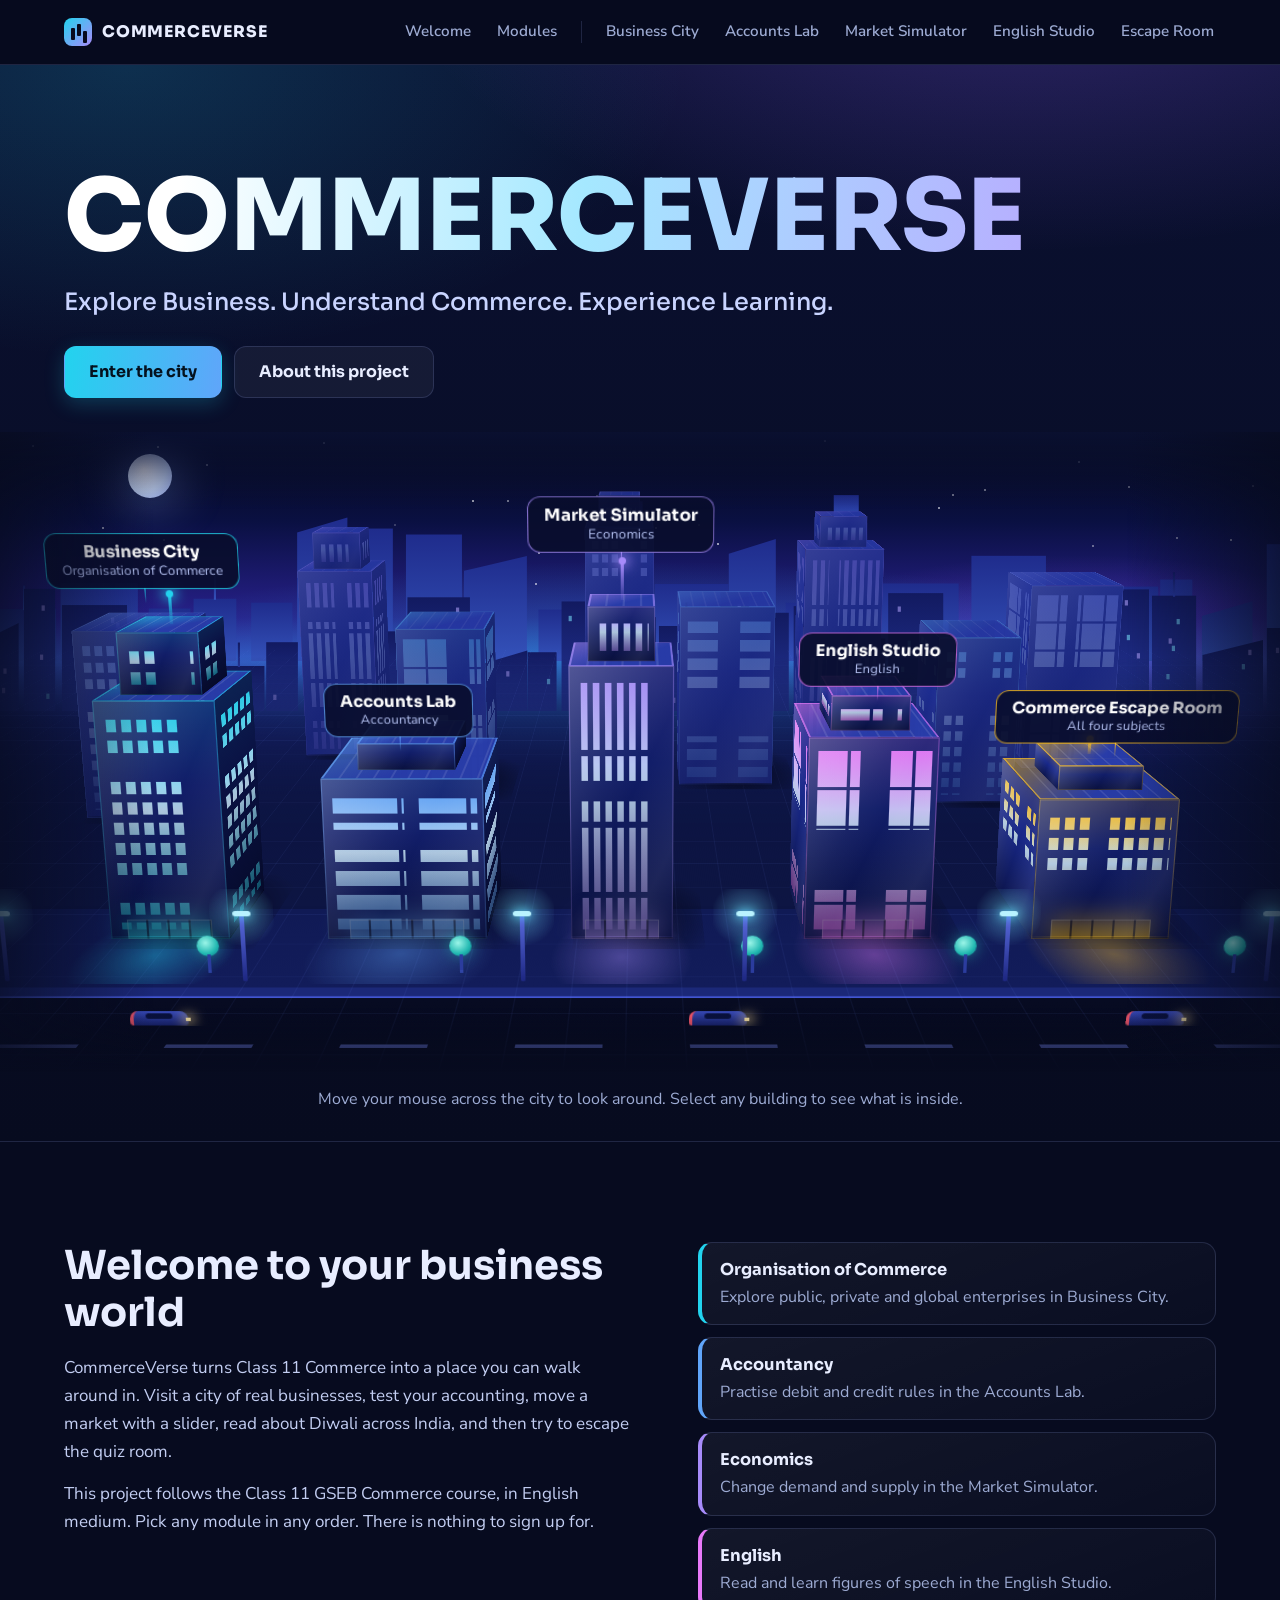
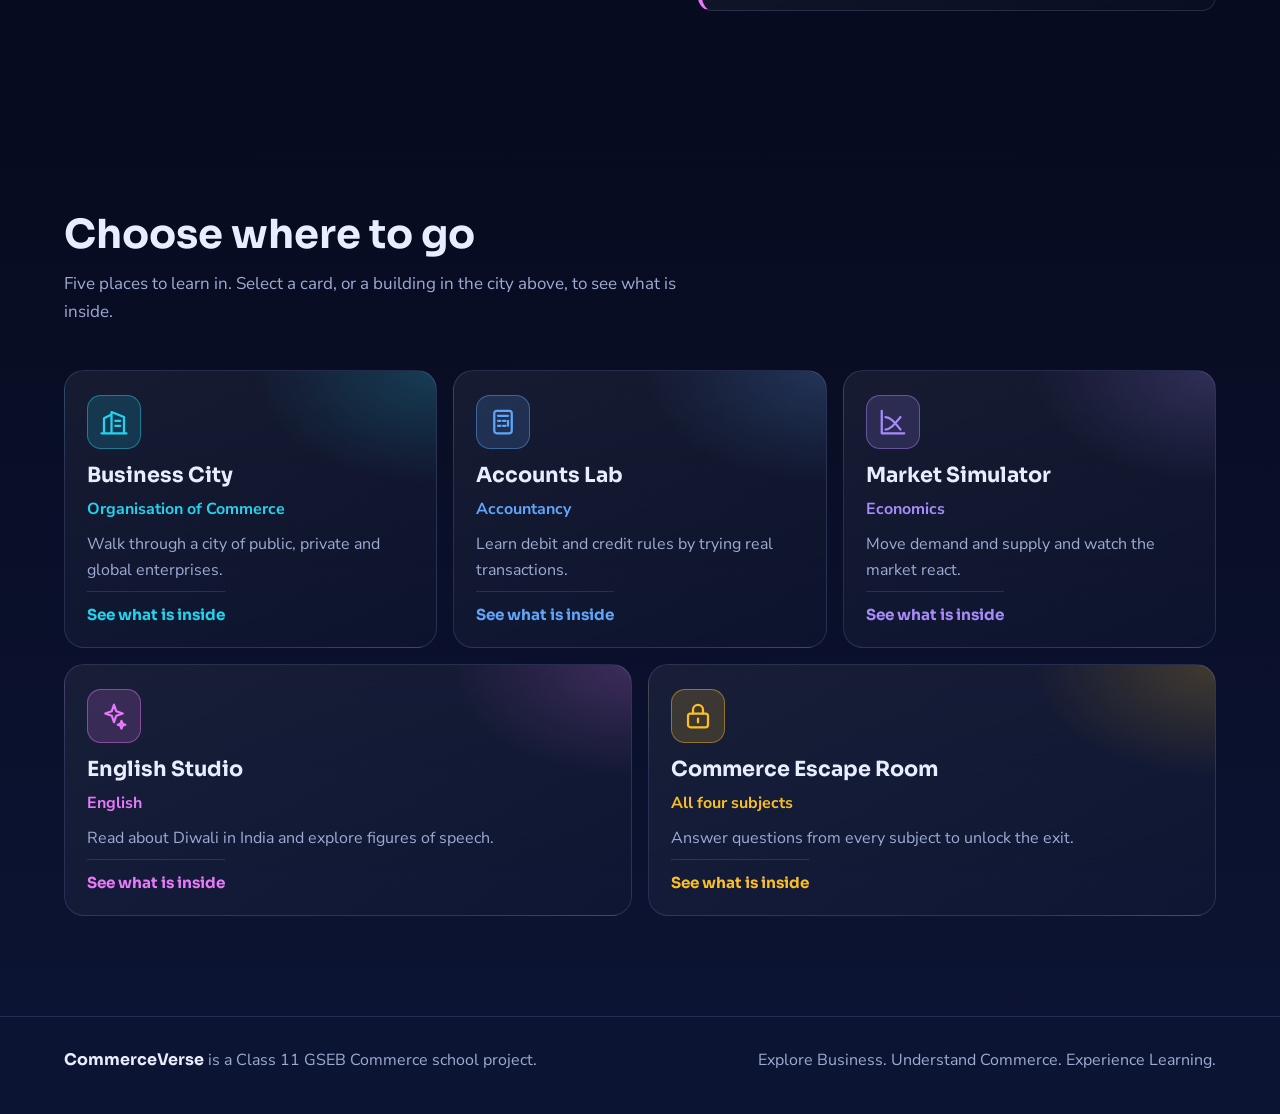
<file: index.html>
<!DOCTYPE html>
<html lang="en">
<head>
<meta charset="UTF-8">
<meta name="viewport" content="width=device-width, initial-scale=1, viewport-fit=cover">
<title>CommerceVerse | The Interactive Business World</title>
<meta name="description" content="CommerceVerse is an interactive Class 11 GSEB Commerce project. Explore business, understand commerce, experience learning.">
<meta name="theme-color" content="#070B1F">

<link rel="preconnect" href="https://fonts.googleapis.com">
<link rel="preconnect" href="https://fonts.gstatic.com" crossorigin>
<link href="https://fonts.googleapis.com/css2?family=Sora:wght@500;700;800&family=Nunito+Sans:wght@400;600;700&display=swap" rel="stylesheet">

<style>
  :root {
    --bg: #070B1F;
    --bg-2: #0C1433;
    --ink: #E8EDFF;
    --muted: #9DABD3;
    --line: rgba(160, 180, 255, 0.16);
    --cyan: #22D3EE;
    --blue: #60A5FA;
    --violet: #A78BFA;
    --orchid: #E879F9;
    --gold: #FBBF24;
    --display: "Sora", "Segoe UI", system-ui, sans-serif;
    --body: "Nunito Sans", "Segoe UI", system-ui, sans-serif;
    --pad: clamp(16px, 5vw, 80px);
  }

  * { box-sizing: border-box; margin: 0; padding: 0; -webkit-tap-highlight-color: transparent; }
  html { scroll-behavior: smooth; scroll-padding-top: 76px; -webkit-text-size-adjust: 100%; }

  body {
    font-family: var(--body);
    font-size: 1.0625rem;
    line-height: 1.65;
    color: var(--ink);
    background: var(--bg);
    min-height: 100vh;
    overflow-x: hidden;
  }
  body.lock { overflow: hidden; }

  a { color: inherit; }
  button { font: inherit; color: inherit; touch-action: manipulation; }
  :focus-visible { outline: 3px solid var(--cyan); outline-offset: 3px; border-radius: 6px; }

  /* ---------- Top bar ---------- */
  .topbar {
    position: sticky; top: 0; z-index: 30;
    display: flex; align-items: center; justify-content: space-between;
    padding: 8px max(var(--pad), env(safe-area-inset-right)) 8px max(var(--pad), env(safe-area-inset-left));
    min-height: 62px;
    background: rgba(7, 11, 31, 0.96);
    border-bottom: 1px solid var(--line);
  }
  .brand {
    font-family: var(--display); font-weight: 800; letter-spacing: 0.05em;
    text-decoration: none; font-size: 1rem;
    display: flex; align-items: center; gap: 10px; min-height: 48px;
  }
  .brand-mark {
    width: 28px; height: 28px; border-radius: 8px; flex: none;
    background: linear-gradient(135deg, var(--cyan), var(--violet));
    position: relative;
  }
  .brand-mark::after {
    content: ""; position: absolute; left: 7px; bottom: 6px;
    width: 4px; height: 12px; background: var(--bg); border-radius: 1px;
    box-shadow: 6px -4px 0 var(--bg), 12px 3px 0 var(--bg);
  }

  .topnav { display: none; align-items: center; gap: 22px; }
  .topnav a, .topnav button {
    background: none; border: 0; cursor: pointer; text-decoration: none;
    color: var(--muted); font-weight: 600; font-size: 0.95rem;
    padding: 10px 2px; transition: color .2s;
  }
  .topnav .divider { width: 1px; height: 22px; background: var(--line); }

  .menu-btn {
    display: inline-flex; align-items: center; gap: 10px;
    min-height: 48px; padding: 0 16px;
    border-radius: 12px; border: 1px solid var(--line);
    background: rgba(255,255,255,0.05); cursor: pointer;
    font-family: var(--display); font-weight: 700; font-size: 0.95rem;
  }
  .bars { width: 18px; height: 14px; position: relative; display: block; }
  .bars i {
    position: absolute; left: 0; width: 100%; height: 2px; border-radius: 2px;
    background: var(--ink); transition: transform .2s, opacity .2s, top .2s;
  }
  .bars i:nth-child(1) { top: 0; }
  .bars i:nth-child(2) { top: 6px; }
  .bars i:nth-child(3) { top: 12px; }
  .menu-btn[aria-expanded="true"] .bars i:nth-child(1) { top: 6px; transform: rotate(45deg); }
  .menu-btn[aria-expanded="true"] .bars i:nth-child(2) { opacity: 0; }
  .menu-btn[aria-expanded="true"] .bars i:nth-child(3) { top: 6px; transform: rotate(-45deg); }

  .mobile-menu {
    display: none;
    position: absolute; left: 0; right: 0; top: 100%;
    background: #0A1030;
    border-bottom: 1px solid var(--line);
    max-height: calc(100vh - 64px); overflow-y: auto;
    padding: 6px max(var(--pad), env(safe-area-inset-right)) 18px max(var(--pad), env(safe-area-inset-left));
    box-shadow: 0 24px 40px rgba(0,0,0,0.45);
  }
  .mobile-menu.open { display: block; }
  .mm-link {
    display: flex; align-items: center; gap: 14px;
    width: 100%; min-height: 54px; padding: 0 4px;
    background: none; border: 0; border-bottom: 1px solid var(--line);
    text-align: left; text-decoration: none; cursor: pointer;
    font-family: var(--display); font-weight: 600; font-size: 1.02rem;
  }
  .mm-link:active { background: rgba(255,255,255,0.06); }
  .mm-dot { width: 12px; height: 12px; border-radius: 4px; background: var(--c); flex: none; }
  .mm-title { margin: 16px 0 2px; color: var(--muted); font-size: 0.95rem; font-weight: 700; }

  /* ---------- Hero ---------- */
  .hero {
    position: relative;
    padding: clamp(32px, 8vw, 100px) var(--pad) 0;
    background:
      radial-gradient(900px 420px at 80% -10%, rgba(139, 92, 246, 0.30), transparent 70%),
      radial-gradient(800px 420px at 10% 0%, rgba(34, 211, 238, 0.16), transparent 70%),
      linear-gradient(180deg, #0A1030 0%, var(--bg) 100%);
    overflow: hidden;
  }
  .hero-text { max-width: 1200px; position: relative; z-index: 2; }
  .hero h1 {
    font-family: var(--display); font-weight: 800;
    font-size: clamp(1.7rem, 8vw, 6.2rem);
    line-height: 1.05; letter-spacing: 0;
    max-width: 100%;
    background: linear-gradient(95deg, #FFFFFF 10%, #A5E8FF 45%, #B9A6FF 90%);
    -webkit-background-clip: text; background-clip: text;
    -webkit-text-fill-color: transparent; color: transparent;
  }
  .tagline {
    margin-top: 16px;
    font-family: var(--display); font-weight: 500;
    font-size: clamp(1.02rem, 2.6vw, 1.5rem);
    color: #C9D4FF; line-height: 1.45;
  }
  .hero-actions { margin-top: 26px; display: flex; flex-wrap: wrap; gap: 12px; }
  .btn {
    font-family: var(--display); font-weight: 700; font-size: 1rem;
    text-decoration: none; cursor: pointer; text-align: center;
    min-height: 48px; padding: 12px 24px; border-radius: 12px; border: 1px solid transparent;
    display: inline-flex; align-items: center; justify-content: center;
    transition: transform .2s, box-shadow .2s, background .2s;
  }
  .btn-main {
    color: #04121F;
    background: linear-gradient(100deg, var(--cyan), var(--blue));
    box-shadow: 0 6px 20px rgba(34, 211, 238, 0.22);
  }
  .btn-ghost { color: var(--ink); border-color: var(--line); background: rgba(255,255,255,0.05); }
  .btn:active { transform: scale(0.97); }

  /* =====================================================
     THE 3D CITY (CSS 3D transforms, no WebGL, no libraries)
     ===================================================== */
  .city {
    --hz: 36%;
    position: relative; overflow: hidden;
    margin: clamp(14px, 3vw, 34px) calc(var(--pad) * -1) 0;
    background: #070B1F;
    contain: layout paint;
  }
  .sky {
    position: absolute; left: 0; top: 0; right: 0; bottom: 0;
    background:
      radial-gradient(ellipse 60% 22% at 50% var(--hz), rgba(34,211,238,.30), transparent 72%),
      radial-gradient(ellipse 36% 24% at 84% var(--hz), rgba(139,92,246,.38), transparent 70%),
      linear-gradient(180deg, #050818 0, #0A1042 calc(var(--hz) - 22%), #27208A calc(var(--hz) - 7%),
        #3555C4 var(--hz), #1B2A82 calc(var(--hz) + 9%), #0A1040 calc(var(--hz) + 26%), #070B1F 100%);
  }
  .moon {
    position: absolute; left: 10%; top: 3.5%; width: 44px; height: 44px; border-radius: 50%;
    background: radial-gradient(circle at 36% 34%, #FFFFFF, #CFE1FF 55%, #8DA3EE);
    box-shadow: 0 0 46px 10px rgba(150,185,255,.32);
  }
  .stars i {
    position: absolute; width: 2px; height: 2px; border-radius: 50%; background: #fff;
  }
  .layer {
    position: absolute; left: -3%; width: 106%; pointer-events: none;
    will-change: transform;
    transition: transform .8s cubic-bezier(.2,.7,.2,1);
  }
  .layer svg { display: block; }

  .stage {
    position: absolute; left: 50%; top: 0;
    transform-origin: 50% 0;
    perspective: 900px; perspective-origin: 50% 9%;
  }
  .world {
    position: absolute; left: 0; top: 0; right: 0; bottom: 0;
    transform-style: preserve-3d; transform-origin: 50% 70%;
    pointer-events: none;
    will-change: transform;
    transition: transform .7s cubic-bezier(.2,.7,.2,1);
  }
  .vignette {
    position: absolute; left: 0; top: 0; right: 0; bottom: 0; pointer-events: none;
    background:
      linear-gradient(90deg, rgba(7,11,31,.75), rgba(7,11,31,0) 12%, rgba(7,11,31,0) 88%, rgba(7,11,31,.75)),
      linear-gradient(180deg, #0A1030 0, rgba(10,16,48,0) 12%, rgba(7,11,31,0) 90%, #070B1F 100%);
  }

  /* Ground, road and pavement */
  .ground {
    position: absolute; left: -900px; width: 3000px; height: 1100px;
    transform-origin: 50% 0; transform: translateZ(200px) rotateX(-90deg);
    pointer-events: none;
    background:
      repeating-linear-gradient(90deg, rgba(110,140,255,.07) 0 1px, transparent 1px 48px),
      repeating-linear-gradient(180deg, rgba(110,140,255,.07) 0 1px, transparent 1px 48px),
      linear-gradient(180deg,
        #05081B 0, #070B22 116px,
        #4B5FE0 116px, #2C3CA4 119px,
        #1B2878 119px, #1B2878 130px,
        #121C5A 130px, #101A55 250px,
        #0C1442 250px, rgba(12,20,66,.92) 480px, rgba(12,20,66,.55) 760px, rgba(12,20,66,0) 1060px);
  }
  .ground .dash {
    position: absolute; left: 0; right: 0; top: 56px; height: 4px; opacity: .75;
    background: repeating-linear-gradient(90deg, #7C8DFF 0 70px, transparent 70px 140px);
  }
  .lamp {
    position: absolute; width: 56px; height: 88px; pointer-events: none;
    background: radial-gradient(circle at 50% 24px, rgba(120,230,255,.42), transparent 30px);
  }
  .lamp::before {
    content: ""; position: absolute; left: 26px; bottom: 0; width: 4px; height: 64px; border-radius: 2px;
    background: linear-gradient(180deg, #5B6CE0, #1C2680);
  }
  .lamp::after {
    content: ""; position: absolute; left: 20px; top: 21px; width: 16px; height: 5px; border-radius: 3px;
    background: #B9F3FF; box-shadow: 0 0 10px #5CE1FF;
  }
  .tree { position: absolute; width: 24px; height: 36px; pointer-events: none; }
  .tree::before {
    content: ""; position: absolute; left: 2px; top: 0; width: 20px; height: 20px; border-radius: 50%;
    background: radial-gradient(circle at 40% 35%, #9BF5E8, #1FB7B0 60%, #0E5F7A);
    box-shadow: 0 0 14px rgba(45,212,191,.5);
  }
  .tree::after {
    content: ""; position: absolute; left: 11px; bottom: 0; width: 3px; height: 18px; background: #2B3C9E;
  }
  .car {
    position: absolute; width: 48px; height: 13px; pointer-events: none;
    border-radius: 7px 7px 3px 3px; border-left: 3px solid #FF5A6E;
    background: linear-gradient(180deg, #3A4DC0, #1A2575);
  }
  .car::before {
    content: ""; position: absolute; left: 10px; top: 2px; width: 22px; height: 5px; border-radius: 3px; background: #0A1240;
  }
  .car::after {
    content: ""; position: absolute; right: -2px; top: 6px; width: 4px; height: 3px;
    background: #FFE9A8; box-shadow: 0 0 10px 3px rgba(255,225,150,.65);
  }
  .slab {
    position: absolute; left: 12px; width: 336px; height: 84px; pointer-events: none;
    transform-origin: 50% 0; transform: translateZ(16px) rotateX(-90deg);
    border-radius: 8px;
    background:
      repeating-linear-gradient(90deg, rgba(110,140,255,.10) 0 1px, transparent 1px 28px),
      repeating-linear-gradient(180deg, rgba(110,140,255,.10) 0 1px, transparent 1px 28px),
      linear-gradient(180deg, #1A2878, #0F1850);
    box-shadow: inset 0 0 0 1px rgba(120,150,255,.4);
  }

  /* ---------- A building: front, left, right and roof faces ---------- */
  .bldg {
    position: absolute; transform-style: preserve-3d;
    transform: translateZ(var(--z, 0px));
    transition: transform .35s cubic-bezier(.2,.8,.2,1);
    pointer-events: auto; cursor: pointer; outline: none;
  }
  .bldg.back { pointer-events: none; cursor: default; }
  .tier { position: absolute; transform-style: preserve-3d; }

  .f { position: absolute; background: var(--fc); backface-visibility: hidden; -webkit-backface-visibility: hidden;
       --litgrad: linear-gradient(180deg, rgba(var(--rgb),.95) 0%, rgba(205,235,255,.9) 45%, rgba(var(--rgb),.8) 100%); }
  .front { left: 0; top: 0; width: 100%; height: 100%; --fc: #111D68; box-shadow: inset 0 0 0 1px rgba(var(--rgb),.38); }
  .left  { top: 0; left: calc(var(--d) * -1); width: var(--d); height: 100%;
           transform-origin: 100% 50%; transform: rotateY(-90deg); --fc: #18288A; }
  .right { top: 0; left: 100%; width: var(--d); height: 100%;
           transform-origin: 0 50%; transform: rotateY(90deg); --fc: #0A1244; }
  .roof  { left: 0; top: calc(var(--d) * -1); width: 100%; height: var(--d);
           transform-origin: 50% 100%; transform: rotateX(90deg); --fc: #26358F;
           background:
             repeating-linear-gradient(90deg, rgba(255,255,255,.10) 0 2px, transparent 2px 16px),
             linear-gradient(135deg, rgba(var(--rgb),.55), rgba(40,60,170,.95) 62%);
           box-shadow: inset 0 0 0 2px rgba(var(--rgb),.6); }

  /* Illuminated windows. Gaps use the wall colour, so only the lit panes show. */
  .front::before, .left::before, .right::before {
    content: ""; position: absolute; left: 6px; right: 6px; top: 10px; bottom: 10px;
    background-position: var(--ox, 0px) var(--oy, 0px);
    background:
      repeating-linear-gradient(90deg, var(--fc) 0 5px, transparent 5px 14px),
      repeating-linear-gradient(180deg, var(--fc) 0 8px, transparent 8px 20px),
      repeating-linear-gradient(180deg, transparent 0 var(--r1,60px), var(--fc) var(--r1,60px) var(--r2,100px), transparent var(--r2,100px) var(--r3,200px)),
      repeating-linear-gradient(90deg, transparent 0 var(--c1,42px), var(--fc) var(--c1,42px) var(--c2,70px), transparent var(--c2,70px) var(--c3,154px)),
      var(--litgrad);
    opacity: var(--lo, 1);
    animation: lightsOn 1s ease both; animation-delay: var(--dl, 0s);
  }
  .bands .front::before, .bands .left::before, .bands .right::before {
    background:
      repeating-linear-gradient(90deg, var(--fc) 0 4px, transparent 4px 64px),
      repeating-linear-gradient(90deg, transparent 0 var(--c1,42px), var(--fc) var(--c1,42px) var(--c2,70px), transparent var(--c2,70px) var(--c3,154px)),
      repeating-linear-gradient(180deg, var(--fc) 0 9px, transparent 9px 24px),
      repeating-linear-gradient(180deg, transparent 0 var(--r1,60px), var(--fc) var(--r1,60px) var(--r2,100px), transparent var(--r2,100px) var(--r3,200px)),
      var(--litgrad);
  }
  .lines .front::before, .lines .left::before, .lines .right::before {
    background:
      repeating-linear-gradient(180deg, var(--fc) 0 6px, transparent 6px 70px),
      repeating-linear-gradient(180deg, transparent 0 var(--r1,60px), var(--fc) var(--r1,60px) var(--r2,100px), transparent var(--r2,100px) var(--r3,200px)),
      repeating-linear-gradient(90deg, var(--fc) 0 5px, transparent 5px 11px),
      repeating-linear-gradient(90deg, transparent 0 var(--c1,42px), var(--fc) var(--c1,42px) var(--c2,70px), transparent var(--c2,70px) var(--c3,154px)),
      var(--litgrad);
  }
  .panes .front::before, .panes .left::before, .panes .right::before {
    background:
      repeating-linear-gradient(90deg, var(--fc) 0 3px, transparent 3px 30px),
      repeating-linear-gradient(180deg, var(--fc) 0 3px, transparent 3px 38px),
      repeating-linear-gradient(180deg, transparent 0 var(--r1,60px), var(--fc) var(--r1,60px) var(--r2,100px), transparent var(--r2,100px) var(--r3,200px)),
      repeating-linear-gradient(90deg, transparent 0 var(--c1,42px), var(--fc) var(--c1,42px) var(--c2,70px), transparent var(--c2,70px) var(--c3,154px)),
      var(--litgrad);
  }

  /* Glass sheen, edge light and distance haze on every face */
  .f::after {
    content: ""; position: absolute; left: 0; top: 0; right: 0; bottom: 0; pointer-events: none;
    background:
      linear-gradient(rgba(34,48,150,var(--fog,0)), rgba(34,48,150,var(--fog,0))),
      linear-gradient(115deg, rgba(255,255,255,.20) 0%, rgba(255,255,255,.04) 38%, transparent 52%, rgba(255,255,255,.07) 80%, transparent 100%),
      linear-gradient(180deg, rgba(var(--rgb),.14) 0%, transparent 35%, rgba(3,5,25,.55) 100%);
  }
  .right::after {
    background:
      linear-gradient(rgba(34,48,150,var(--fog,0)), rgba(34,48,150,var(--fog,0))),
      linear-gradient(180deg, rgba(var(--rgb),.08) 0%, transparent 35%, rgba(3,5,25,.6) 100%);
  }
  .roof::after { background: linear-gradient(rgba(34,48,150,var(--fog,0)), rgba(34,48,150,var(--fog,0))); }

  .lobby {
    position: absolute; left: 14%; width: 72%; bottom: 0; height: 20px;
    background:
      repeating-linear-gradient(90deg, transparent 0 18px, rgba(5,8,30,.6) 18px 20px),
      linear-gradient(180deg, rgba(var(--rgb),.35), rgba(var(--rgb),.95));
    box-shadow: 0 0 24px rgba(var(--rgb),.7), inset 0 0 0 1px rgba(255,255,255,.25);
  }
  .spire {
    position: absolute; width: 3px; pointer-events: none;
    background: linear-gradient(180deg, rgb(var(--rgb)), rgba(var(--rgb),.1));
  }
  .spire::before {
    content: ""; position: absolute; left: -2px; top: -3px; width: 7px; height: 7px; border-radius: 50%;
    background: rgb(var(--rgb)); box-shadow: 0 0 12px 3px rgba(var(--rgb),.8);
  }

  /* Light and shadow on the ground around each building */
  .shade {
    position: absolute; left: -14px; top: calc(100% - 2px); width: calc(100% + 28px); height: calc(var(--d0) + 44px);
    transform-origin: 50% 0; transform: translateX(16px) translateZ(18px) rotateX(-90deg); pointer-events: none;
    background: radial-gradient(ellipse 62% 72% at 50% 40%, rgba(1,3,16,.8), rgba(1,3,16,0) 100%);
  }
  .pool {
    position: absolute; left: -30px; top: calc(100% - 3px); width: calc(100% + 60px); height: calc(var(--d0) + 120px);
    transform-origin: 50% 0; transform: translateZ(70px) rotateX(-90deg); pointer-events: none;
    background: radial-gradient(ellipse 55% 45% at 50% 20%, rgba(var(--rgb),.38), transparent 75%);
  }

  /* The name label above (or below, on phones) each building */
  .tag {
    position: absolute; left: 50%; transform: translateX(-50%) translateZ(2px);
    white-space: nowrap; text-align: center;
    padding: 7px 14px 8px; border-radius: 12px;
    background: rgba(8,13,44,.9); border: 1px solid rgba(var(--rgb),.75);
    font-family: var(--display); line-height: 1.25;
    animation: tagIn .6s ease 2.3s both;
    transition: box-shadow .25s, background .25s;
  }
  .tag b { display: block; font-size: 15px; font-weight: 700; color: #fff; }
  .tag small { display: block; font-family: var(--body); font-size: 12px; color: #B7C4F5; }
  .tag::after {
    content: ""; position: absolute; left: 50%; top: 100%; width: 1px; height: 14px;
    background: linear-gradient(rgba(var(--rgb),.95), transparent);
  }

  .bldg:active { transform: translate3d(0, -3px, calc(var(--z, 0px) + 10px)); }
  .bldg:focus-visible .tag { box-shadow: 0 0 0 3px #fff; }
  .bldg:focus-visible .front { box-shadow: inset 0 0 0 2px #fff; }

  @keyframes lightsOn { from { opacity: 0; } to { opacity: var(--lo, 1); } }
  @keyframes tagIn {
    from { opacity: 0; transform: translateX(-50%) translateZ(2px) translateY(8px); }
    to   { opacity: 1; transform: translateX(-50%) translateZ(2px); }
  }

  /* Phone version of the city: fewer shapes, larger labels under the buildings */
  .phone .tag {
    top: calc(100% + 16px); width: 112px; white-space: normal; padding: 6px 6px 7px;
    border-radius: 10px;
  }
  .phone .tag b { font-size: 13.5px; line-height: 1.2; }
  .phone .tag small { display: none; }
  .phone .tag::after { display: none; }
  .phone .front::before, .phone .left::before, .phone .right::before { animation: none; }
  .phone .tag { animation: none; }

  .scene-hint { text-align: center; color: var(--muted); font-size: 1rem; padding: 14px var(--pad) 28px; }

  /* Mouse-only effects */
  @media (hover: hover) {
    .bldg:hover { transform: translate3d(0, -8px, calc(var(--z, 0px) + 22px)); }
    .bldg:hover .front { box-shadow: inset 0 0 0 2px rgba(var(--rgb),.95), 0 0 38px rgba(var(--rgb),.5); }
    .bldg:hover .front::before, .bldg:hover .left::before, .bldg:hover .right::before { filter: brightness(1.3); }
    .bldg:hover .tag { background: rgba(14,22,70,.98); box-shadow: 0 0 22px rgba(var(--rgb),.55); }
    .topnav a:hover, .topnav button:hover { color: var(--ink); }
    .btn-main:hover { transform: translateY(-2px); box-shadow: 0 12px 30px rgba(34, 211, 238, 0.4); }
    .btn-ghost:hover { background: rgba(255,255,255,0.1); transform: translateY(-2px); }
    .card:hover { transform: translateY(-6px); border-color: var(--a); box-shadow: 0 18px 44px rgba(var(--rgb), 0.28); }
    .card:hover .card-icon { transform: scale(1.1) rotate(-4deg); }
  }

  /* ---------- Sections ---------- */
  section { padding: clamp(40px, 8vw, 100px) var(--pad); }
  .section-head { max-width: 720px; margin-bottom: clamp(22px, 4vw, 44px); }
  h2 {
    font-family: var(--display); font-weight: 700;
    font-size: clamp(1.55rem, 4.4vw, 2.5rem); line-height: 1.18; margin-bottom: 12px;
  }
  .lead { color: var(--muted); max-width: 62ch; }

  #welcome { background: var(--bg); border-top: 1px solid var(--line); }
  .welcome-grid { display: grid; gap: clamp(24px, 5vw, 64px); grid-template-columns: 1.1fr 1fr; align-items: start; }
  .welcome-grid > * { min-width: 0; }
  .welcome-grid p { max-width: 58ch; color: #C3CEF2; }
  .welcome-grid p + p { margin-top: 14px; }
  .subjects { list-style: none; display: grid; gap: 12px; }
  .subjects li {
    padding: 14px 18px; border-radius: 14px;
    border: 1px solid var(--line);
    background: linear-gradient(160deg, rgba(255,255,255,0.05), rgba(255,255,255,0.015));
    display: flex; flex-direction: column;
    border-left: 4px solid var(--c);
  }
  .subjects strong { font-family: var(--display); font-size: 1.02rem; }
  .subjects span { color: var(--muted); font-size: 1rem; }

  #modules { background: linear-gradient(180deg, var(--bg) 0%, var(--bg-2) 100%); }
  .cards { display: grid; gap: 16px; grid-template-columns: repeat(6, 1fr); }
  .card {
    grid-column: span 2; min-width: 0;
    position: relative; text-align: left; cursor: pointer;
    padding: 24px 22px 20px;
    border-radius: 20px;
    border: 1px solid var(--line);
    background:
      radial-gradient(260px 160px at 100% 0%, rgba(var(--rgb), 0.20), transparent 70%),
      linear-gradient(160deg, rgba(255,255,255,0.06), rgba(255,255,255,0.015));
    transition: transform .25s ease, border-color .25s ease, box-shadow .25s ease;
    display: flex; flex-direction: column; gap: 8px; min-height: 240px;
  }
  .card:nth-child(4), .card:nth-child(5) { grid-column: span 3; }
  .card:active { transform: scale(0.98); border-color: var(--a); }
  .card-icon {
    width: 54px; height: 54px; border-radius: 14px;
    display: grid; place-items: center;
    background: rgba(var(--rgb), 0.16);
    border: 1px solid rgba(var(--rgb), 0.45);
    margin-bottom: 6px;
    transition: transform .3s ease;
  }
  .card-icon svg { width: 30px; height: 30px; stroke: var(--a); fill: none; stroke-width: 1.8; stroke-linecap: round; stroke-linejoin: round; }
  .card h3 { font-family: var(--display); font-size: 1.3rem; line-height: 1.2; }
  .card .subject { color: var(--a); font-weight: 700; font-size: 1rem; }
  .card p { color: var(--muted); font-size: 1rem; flex: 1; }
  .card .open {
    font-family: var(--display); font-weight: 700; font-size: 0.95rem; color: var(--a);
    padding-top: 10px; border-top: 1px solid var(--line);
  }

  /* ---------- Preview panel ---------- */
  dialog {
    margin: auto; width: min(560px, calc(100vw - 28px));
    border: 1px solid var(--a, var(--cyan)); border-radius: 22px;
    background: #0E1639; color: var(--ink);
    padding: 0; overflow: hidden;
    box-shadow: 0 30px 90px rgba(0,0,0,0.6);
  }
  dialog::backdrop { background: rgba(3, 6, 20, 0.8); }
  dialog[open] { animation: pop .26s ease; }
  @keyframes pop { from { opacity: 0; transform: translateY(14px) scale(0.97); } to { opacity: 1; transform: none; } }
  @keyframes sheet { from { transform: translateY(40px); opacity: 0; } to { transform: none; opacity: 1; } }
  .dlg-top { height: 6px; background: var(--a, var(--cyan)); }
  .dlg-body { padding: 24px clamp(18px, 5vw, 32px) 26px; max-height: 82vh; overflow-y: auto; overscroll-behavior: contain; }
  .dlg-body h3 { font-family: var(--display); font-size: 1.55rem; line-height: 1.2; }
  .dlg-subject { color: var(--a); font-weight: 700; margin: 4px 0 12px; }
  .dlg-body p { color: #C3CEF2; }
  .dlg-body h4 { font-family: var(--display); font-size: 1.02rem; margin: 20px 0 8px; }
  .dlg-body ul { padding-left: 22px; color: #C3CEF2; }
  .dlg-body li { margin-bottom: 6px; }
  .dlg-status {
    margin-top: 20px; padding: 12px 16px; border-radius: 12px;
    background: rgba(var(--rgb), 0.14);
    border: 1px solid rgba(var(--rgb), 0.4);
    font-size: 1rem;
  }
  .dlg-actions { margin-top: 20px; display: flex; gap: 12px; flex-wrap: wrap; }

  footer {
    padding: 30px var(--pad) calc(40px + env(safe-area-inset-bottom));
    border-top: 1px solid var(--line);
    background: var(--bg-2);
    color: var(--muted); font-size: 1rem;
    display: flex; flex-wrap: wrap; gap: 8px 30px; justify-content: space-between;
  }
  footer strong { font-family: var(--display); color: var(--ink); }

  /* ---------- Wide screens: full navigation bar ---------- */
  @media (min-width: 1100px) {
    .topnav { display: flex; }
    .menu-btn { display: none; }
    .mobile-menu, .mobile-menu.open { display: none; }
  }

  /* ---------- Tablet ---------- */
  @media (max-width: 980px) {
    .welcome-grid { grid-template-columns: 1fr; }
    .cards { grid-template-columns: repeat(2, 1fr); }
    .card, .card:nth-child(4), .card:nth-child(5) { grid-column: span 1; }
    .card:nth-child(5) { grid-column: span 2; }
  }

  /* ---------- Phone ---------- */
  @media (max-width: 620px) {
    body { font-size: 1rem; }
    .cards { grid-template-columns: 1fr; gap: 14px; }
    .card, .card:nth-child(4), .card:nth-child(5) { grid-column: span 1; min-height: 0; }
    .hero-actions .btn { flex: 1 1 100%; }
    .brand .word { font-size: 0.92rem; }

    dialog {
      width: 100%; max-width: 100%; margin: auto 0 0 0;
      border-radius: 22px 22px 0 0; border-bottom: 0;
    }
    dialog[open] { animation: sheet .24s ease; }
    .dlg-body { max-height: 86vh; padding-bottom: calc(24px + env(safe-area-inset-bottom)); }
    .dlg-actions .btn { flex: 1 1 100%; }
  }
  @media (max-width: 340px) {
    .brand .word { display: none; }
  }

  /* People who prefer less motion */
  @media (prefers-reduced-motion: reduce) {
    html { scroll-behavior: auto; }
    .front::before, .left::before, .right::before, .tag { animation: none; }
    .world, .layer, .bldg, .card, .card-icon, .btn, .bars i, .tag { transition: none; }
    dialog[open] { animation: none; }
  }

  /* ---------- Business City popup (a separate dialog that holds an iframe) ---------- */
  #bc-popup {
    padding: 0; margin: auto; overflow: hidden; max-width: none; max-height: none;
    width: min(1280px, calc(100vw - 32px));
    height: calc(100vh - 32px); height: calc(100dvh - 32px);
    border: 1px solid rgba(34, 211, 238, 0.45); border-radius: 20px;
    background: #070B1F; color: var(--ink);
    box-shadow: 0 30px 90px rgba(0, 0, 0, 0.6);
  }
  #bc-popup[open] { display: flex; flex-direction: column; animation: bcp-pop .22s ease; }
  #bc-popup::backdrop { background: rgba(3, 6, 20, 0.82); }
  @keyframes bcp-pop { from { opacity: 0; transform: translateY(12px) scale(0.98); } to { opacity: 1; transform: none; } }
  .bcp-bar {
    flex: none; display: flex; align-items: center; gap: 12px;
    min-height: 56px; padding: 6px 8px 6px 18px;
    background: #0A1030; border-bottom: 1px solid var(--line);
  }
  .bcp-mark { flex: none; width: 24px; height: 24px; border-radius: 7px; background: linear-gradient(135deg, var(--cyan), var(--violet)); }
  .bcp-title { flex: 1; margin: 0; font-family: var(--display); font-weight: 800; font-size: 0.95rem; letter-spacing: 0.05em; line-height: 1.2; }
  .bcp-close {
    flex: none; display: inline-flex; align-items: center; gap: 8px;
    min-height: 44px; padding: 0 16px; cursor: pointer;
    font-family: var(--display); font-weight: 700; font-size: 0.95rem;
    border-radius: 12px; border: 1px solid var(--line); background: rgba(255,255,255,0.06);
    transition: background .2s;
  }
  .bcp-close svg { width: 16px; height: 16px; fill: none; stroke: currentColor; stroke-width: 2.2; stroke-linecap: round; }
  .bcp-close:active { transform: scale(0.97); }
  .bcp-stage { position: relative; flex: 1 1 auto; min-height: 0; background: #070B1F; }
  .bcp-frame { position: absolute; left: 0; top: 0; width: 100%; height: 100%; border: 0; display: block; background: #070B1F; }
  .bcp-loading { position: absolute; left: 0; right: 0; top: 40%; margin: 0; text-align: center; color: var(--muted); font-family: var(--display); font-weight: 600; }
  @media (hover: hover) { .bcp-close:hover { background: rgba(255,255,255,0.12); } }
  @media (max-width: 620px) {
    #bc-popup { width: 100vw; height: 100vh; height: 100dvh; margin: 0; border: 0; border-radius: 0; }
    .bcp-bar { padding-top: max(6px, env(safe-area-inset-top)); }
  }
  @media (prefers-reduced-motion: reduce) {
    #bc-popup[open] { animation: none; }
    .bcp-close { transition: none; }
  }

  /* ---------- Popup for Accounts Lab, Market Simulator, English Studio and Escape Room (shares the .bcp-* parts) ---------- */
  #mod-popup { padding: 0; margin: auto; overflow: hidden; max-width: none; max-height: none; width: min(1280px, calc(100vw - 32px)); height: calc(100vh - 32px); height: calc(100dvh - 32px); border: 1px solid rgba(34, 211, 238, 0.45); border-radius: 20px; background: #070B1F; color: var(--ink); box-shadow: 0 30px 90px rgba(0, 0, 0, 0.6); }
  #mod-popup[open] { display: flex; flex-direction: column; animation: bcp-pop .22s ease; }
  #mod-popup::backdrop { background: rgba(3, 6, 20, 0.82); }
  @media (max-width: 620px) { #mod-popup { width: 100vw; height: 100vh; height: 100dvh; margin: 0; border: 0; border-radius: 0; } }
  @media (prefers-reduced-motion: reduce) { #mod-popup[open] { animation: none; } }
</style>
</head>

<body>

<header class="topbar" id="topbar">
  <a class="brand" href="#top" aria-label="CommerceVerse home">
    <span class="brand-mark" aria-hidden="true"></span>
    <span class="word">COMMERCEVERSE</span>
  </a>

  <nav class="topnav" aria-label="Main">
    <a href="#welcome">Welcome</a>
    <a href="#modules">Modules</a>
    <span class="divider" aria-hidden="true"></span>
    <span id="nav-mods" style="display:contents"></span>
  </nav>

  <button class="menu-btn" id="menu-btn" type="button" aria-expanded="false" aria-controls="mobile-menu">
    <span class="bars" aria-hidden="true"><i></i><i></i><i></i></span>
    <span>Menu</span>
  </button>

  <div class="mobile-menu" id="mobile-menu">
    <a class="mm-link" href="#welcome">Welcome</a>
    <a class="mm-link" href="#modules">All modules</a>
    <p class="mm-title">Go to a module</p>
    <div id="mm-mods"></div>
  </div>
</header>

<main id="top">

  <div class="hero">
    <div class="hero-text">
      <h1>COMMERCEVERSE</h1>
      <p class="tagline">Explore Business. Understand Commerce. Experience Learning.</p>
      <div class="hero-actions">
        <a class="btn btn-main" href="#modules">Enter the city</a>
        <a class="btn btn-ghost" href="#welcome">About this project</a>
      </div>
    </div>

    <div class="city" id="city" role="group"
         aria-label="A night city with five glowing buildings. Each building opens one learning module.">
      <div class="sky"><div class="moon"></div><div class="stars" id="stars"></div></div>
      <div class="layer" id="far"></div>
      <div class="layer" id="mid"></div>
      <div class="stage" id="stage"><div class="world" id="world"></div></div>
      <div class="vignette"></div>
    </div>
    <p class="scene-hint" id="scene-hint">Select any building to see what is inside.</p>
  </div>

  <section id="welcome">
    <div class="welcome-grid">
      <div>
        <div class="section-head" style="margin-bottom:18px">
          <h2>Welcome to your business world</h2>
        </div>
        <p>CommerceVerse turns Class 11 Commerce into a place you can walk around in. Visit a city of real businesses, test your accounting, move a market with a slider, read about Diwali across India, and then try to escape the quiz room.</p>
        <p>This project follows the Class 11 GSEB Commerce course, in English medium. Pick any module in any order. There is nothing to sign up for.</p>
      </div>
      <ul class="subjects" aria-label="Subjects covered">
        <li style="--c: var(--cyan)"><strong>Organisation of Commerce</strong><span>Explore public, private and global enterprises in Business City.</span></li>
        <li style="--c: var(--blue)"><strong>Accountancy</strong><span>Practise debit and credit rules in the Accounts Lab.</span></li>
        <li style="--c: var(--violet)"><strong>Economics</strong><span>Change demand and supply in the Market Simulator.</span></li>
        <li style="--c: var(--orchid)"><strong>English</strong><span>Read and learn figures of speech in the English Studio.</span></li>
      </ul>
    </div>
  </section>

  <section id="modules">
    <div class="section-head">
      <h2>Choose where to go</h2>
      <p class="lead">Five places to learn in. Select a card, or a building in the city above, to see what is inside.</p>
    </div>
    <div class="cards" id="cards"></div>
  </section>

</main>

<footer>
  <div><strong>CommerceVerse</strong> is a Class 11 GSEB Commerce school project.</div>
  <div>Explore Business. Understand Commerce. Experience Learning.</div>
</footer>

<!-- Preview panel (opens when a card, building or menu item is selected) -->
<dialog id="panel" aria-labelledby="panel-title">
  <div class="dlg-top"></div>
  <div class="dlg-body">
    <h3 id="panel-title"></h3>
    <p class="dlg-subject" id="panel-subject"></p>
    <p id="panel-desc"></p>
    <h4>What you will find inside</h4>
    <ul id="panel-list"></ul>
    <div class="dlg-status" id="panel-status"></div>
    <div class="dlg-actions">
      <button class="btn btn-main" type="button" id="panel-close">Back to the city</button>
      <button class="btn btn-ghost" type="button" id="panel-next">Show next module</button>
    </div>
  </div>
</dialog>

<!-- Business City popup: the module opens here inside an iframe (homepage stays visible behind it) -->
<dialog id="bc-popup" aria-labelledby="bcp-title">
  <div class="bcp-bar">
    <span class="bcp-mark" aria-hidden="true"></span>
    <h2 class="bcp-title" id="bcp-title">BUSINESS CITY</h2>
    <button type="button" class="bcp-close" id="bcp-close" aria-label="Close Business City">
      <svg viewBox="0 0 24 24" aria-hidden="true" focusable="false"><path d="M6 6l12 12M18 6L6 18"/></svg>
      <span>Close</span>
    </button>
  </div>
  <div class="bcp-stage">
    <p class="bcp-loading" id="bcp-loading" role="status" hidden>Loading Business City...</p>
    <iframe class="bcp-frame" id="bcp-frame" title="Business City: explore the world of enterprises"></iframe>
  </div>
</dialog>

<!-- Shared popup for modules 2 to 5: one dialog, the iframe loads the chosen module -->
<dialog id="mod-popup" aria-labelledby="modp-title">
  <div class="bcp-bar">
    <span class="bcp-mark" aria-hidden="true"></span>
    <h2 class="bcp-title" id="modp-title">MODULE</h2>
    <button type="button" class="bcp-close" id="modp-close" aria-label="Close module">
      <svg viewBox="0 0 24 24" aria-hidden="true" focusable="false"><path d="M6 6l12 12M18 6L6 18"/></svg>
      <span>Close</span>
    </button>
  </div>
  <div class="bcp-stage">
    <p class="bcp-loading" id="modp-loading" role="status" hidden>Loading...</p>
    <iframe class="bcp-frame" id="modp-frame" title="Module"></iframe>
  </div>
</dialog>

<script>
(function () {
  "use strict";

  /* ---------- The five modules: one list used everywhere ---------- */
  var modules = [
    {
      name: "Business City", scene: "Business City", subject: "Organisation of Commerce",
      color: "#22D3EE", rgb: "34,211,238", day: "Days 2 and 3",
      short: "Walk through a city of public, private and global enterprises.",
      desc: "A virtual city where every building is a real enterprise. Select a building to learn what the business does and how it works.",
      topics: ["Five public sector enterprises", "Five private sector enterprises", "Five global enterprises", "A detailed report on one selected enterprise", "A business unit case study: difficulties and solutions"],
      icon: '<path d="M4 21V9l6-3v15M10 21V4l10 4v13M2 21h20M13 11h4M13 15h4"/>'
    },
    {
      name: "Accounts Lab", scene: "Accounts Lab", subject: "Accountancy",
      color: "#60A5FA", rgb: "96,165,250", day: "Day 4",
      short: "Learn debit and credit rules by trying real transactions.",
      desc: "A hands-on lab where you learn how accounts work, then practise on example transactions and get an instant explanation for every answer.",
      topics: ["Types of accounts", "Traditional and modern debit and credit rules", "Interactive transaction examples", "Practice questions with instant feedback"],
      icon: '<rect x="5" y="3" width="14" height="18" rx="2"/><path d="M8 7h8M8 11h2M12 11h2M8 15h2M12 15h2M16 11v4"/>'
    },
    {
      name: "Market Simulator", scene: "Market Simulator", subject: "Economics",
      color: "#A78BFA", rgb: "167,139,250", day: "Day 5",
      short: "Move demand and supply and watch the market react.",
      desc: "See how prices are set. Slide demand and supply up or down and watch the graph change as it happens.",
      topics: ["Demand and supply concepts", "An interactive graph with sliders", "A Reliance Industries case study from reliable sources", "Types of markets with examples in a table"],
      icon: '<path d="M3 3v18h18"/><path d="M6 8c4 0 7 4 12 10M6 18c4 0 7-4 12-10"/>'
    },
    {
      name: "English Studio", scene: "English Studio", subject: "English",
      color: "#E879F9", rgb: "232,121,249", day: "Day 6",
      short: "Read about Diwali in India and explore figures of speech.",
      desc: "A reading and language space. Read an essay on how Diwali is celebrated across India, then explore figures of speech with examples.",
      topics: ["Essay: Diwali in Incredible India", "The cultural diversity of Diwali celebrations", "An interactive chart of figures of speech with examples"],
      icon: '<path d="M12 3l1.8 5.2L19 10l-5.2 1.8L12 17l-1.8-5.2L5 10l5.2-1.8zM18 16l.8 2.2L21 19l-2.2.8L18 22l-.8-2.2L15 19l2.2-.8z"/>'
    },
    {
      name: "Commerce Escape Room", scene: "Escape Room", subject: "All four subjects",
      color: "#FBBF24", rgb: "251,191,36", day: "Day 7",
      short: "Answer questions from every subject to unlock the exit.",
      desc: "A quiz game that tests everything you explored. Solve challenges level by level to find your way out.",
      topics: ["Questions from all four subjects", "Multiple difficulty levels", "Instant feedback and explanations", "Points, progress and a completion screen"],
      icon: '<rect x="4" y="10" width="16" height="11" rx="2"/><path d="M8 10V7a4 4 0 018 0v3M12 14v3"/>'
    }
  ];

  var current = 0;
  var panel = document.getElementById("panel");
  var menuBtn = document.getElementById("menu-btn");
  var menu = document.getElementById("mobile-menu");

  /* ---------- Cards ---------- */
  var cardsBox = document.getElementById("cards");
  modules.forEach(function (m, i) {
    var b = document.createElement("button");
    b.type = "button";
    b.className = "card";
    b.style.setProperty("--a", m.color);
    b.style.setProperty("--rgb", m.rgb);
    b.innerHTML =
      '<span class="card-icon"><svg viewBox="0 0 24 24" aria-hidden="true">' + m.icon + '</svg></span>' +
      '<h3>' + m.name + '</h3>' +
      '<span class="subject">' + m.subject + '</span>' +
      '<p>' + m.short + '</p>' +
      '<span class="open">See what is inside</span>';
    b.addEventListener("click", function () { openPanel(i); });
    cardsBox.appendChild(b);
  });

  /* ---------- Navigation (wide bar and phone menu) ---------- */
  var navMods = document.getElementById("nav-mods");
  var mmMods = document.getElementById("mm-mods");
  modules.forEach(function (m, i) {
    var nb = document.createElement("button");
    nb.type = "button";
    nb.textContent = m.scene;
    nb.addEventListener("click", function () { openPanel(i); });
    navMods.appendChild(nb);

    var mb = document.createElement("button");
    mb.type = "button";
    mb.className = "mm-link";
    mb.innerHTML = '<span class="mm-dot" style="--c:' + m.color + '"></span><span>' + m.name + '</span>';
    mb.addEventListener("click", function () { closeMenu(); openPanel(i); });
    mmMods.appendChild(mb);
  });

  function closeMenu() {
    menu.classList.remove("open");
    menuBtn.setAttribute("aria-expanded", "false");
  }
  menuBtn.addEventListener("click", function () {
    var open = menu.classList.toggle("open");
    menuBtn.setAttribute("aria-expanded", open ? "true" : "false");
  });
  menu.addEventListener("click", function (e) {
    if (e.target.closest && e.target.closest("a")) closeMenu();
  });
  document.addEventListener("click", function (e) {
    if (menu.classList.contains("open") && !document.getElementById("topbar").contains(e.target)) closeMenu();
  });
  document.addEventListener("keydown", function (e) {
    if (e.key === "Escape") closeMenu();
  });
  window.addEventListener("resize", function () {
    if (window.innerWidth >= 1100) closeMenu();
  });

  /* =====================================================
     THE 3D CITY
     Every building is built from flat panels that CSS turns into 3D.
     ===================================================== */
  var city = document.getElementById("city");
  var stage = document.getElementById("stage");
  var world = document.getElementById("world");
  var farBox = document.getElementById("far");
  var midBox = document.getElementById("mid");
  var starsBox = document.getElementById("stars");
  var hint = document.getElementById("scene-hint");

  var phoneQuery = window.matchMedia("(max-width: 859px)");
  var motionQuery = window.matchMedia("(prefers-reduced-motion: reduce)");

  // Size and position settings for the large-screen and phone cities
  var CFG = {
    desk:  { w: 1200, h: 600, max: 1.4, ground: 480, tilt: -8,  persp: "900px", po: "50% 9%", hz: "36%", farBase: 215, farH: 170, midBase: 262, midH: 150 },
    phone: { w: 360,  h: 556, max: 1.5, tilt: -11, persp: "800px", po: "50% 9%", hz: "30%", farBase: 150, farH: 100, midBase: 182, midH: 88 }
  };

  // The five module buildings (large screens). Each tier is one stacked block.
  var DESK = [
    { x: 100, tiers: [{ w: 112, h: 235, d: 84 }, { w: 76, h: 60, d: 54 }], spire: 30, style: "grid" },
    { x: 305, tiers: [{ w: 150, h: 160, d: 96 }, { w: 92, h: 26, d: 58 }], spire: 0,  style: "bands" },
    { x: 535, tiers: [{ w: 96, h: 268, d: 72 }, { w: 62, h: 52, d: 46 }],  spire: 38, style: "lines" },
    { x: 755, tiers: [{ w: 120, h: 200, d: 88 }, { w: 74, h: 34, d: 56 }], spire: 0,  style: "panes" },
    { x: 970, tiers: [{ w: 130, h: 140, d: 92 }, { w: 80, h: 24, d: 54 }], spire: 16, style: "grid" }
  ];
  // Quiet buildings further back (large screens only)
  var DESK_BACK = [
    { x: -60,  z: -240, style: "grid",  rgb: "120,170,255", tiers: [{ w: 120, h: 230, d: 80 }] },
    { x: 140,  z: -420, style: "lines", rgb: "170,140,255", tiers: [{ w: 100, h: 260, d: 70 }, { w: 64, h: 50, d: 44 }] },
    { x: 300,  z: -300, style: "panes", rgb: "90,210,255",  tiers: [{ w: 110, h: 215, d: 80 }] },
    { x: 520,  z: -520, style: "grid",  rgb: "150,150,255", tiers: [{ w: 100, h: 300, d: 70 }, { w: 60, h: 46, d: 40 }] },
    { x: 650,  z: -330, style: "bands", rgb: "110,190,255", tiers: [{ w: 120, h: 235, d: 80 }] },
    { x: 830,  z: -470, style: "lines", rgb: "180,140,255", tiers: [{ w: 110, h: 280, d: 70 }, { w: 66, h: 44, d: 44 }] },
    { x: 960,  z: -280, style: "grid",  rgb: "100,200,255", tiers: [{ w: 100, h: 210, d: 80 }] },
    { x: 1110, z: -380, style: "panes", rgb: "140,160,255", tiers: [{ w: 120, h: 250, d: 80 }] }
  ];
  // The five buildings on a phone: two rows
  var PHONE = [
    { x: 30,  base: 250, tiers: [{ w: 66, h: 96, d: 30 }, { w: 44, h: 26, d: 20 }], spire: 14, style: "grid" },
    { x: 145, base: 250, tiers: [{ w: 70, h: 78, d: 34 }, { w: 46, h: 16, d: 22 }], spire: 0,  style: "bands" },
    { x: 258, base: 250, tiers: [{ w: 60, h: 120, d: 28 }, { w: 38, h: 34, d: 18 }], spire: 18, style: "lines" },
    { x: 81,  base: 440, tiers: [{ w: 78, h: 84, d: 34 }, { w: 48, h: 18, d: 22 }], spire: 0,  style: "panes" },
    { x: 198, base: 440, tiers: [{ w: 84, h: 70, d: 36 }, { w: 56, h: 16, d: 22 }], spire: 10, style: "grid" }
  ];

  function seeded(seed) {
    return function () {
      seed |= 0; seed = seed + 0x6D2B79F5 | 0;
      var t = Math.imul(seed ^ seed >>> 15, 1 | seed);
      t = t + Math.imul(t ^ t >>> 7, 61 | t) ^ t;
      return ((t ^ t >>> 14) >>> 0) / 4294967296;
    };
  }
  function n(v) { return Math.round(v * 10) / 10; }

  // Random-looking window pattern settings for one block
  function lightVars(rand) {
    var r1 = 20 * (2 + Math.floor(rand() * 4)), r2 = r1 + 20 * (1 + Math.floor(rand() * 3)), r3 = r2 + 20 * (2 + Math.floor(rand() * 4));
    var c1 = 14 * (2 + Math.floor(rand() * 4)), c2 = c1 + 14 * (1 + Math.floor(rand() * 2)), c3 = c2 + 14 * (3 + Math.floor(rand() * 4));
    return "--r1:" + r1 + "px;--r2:" + r2 + "px;--r3:" + r3 + "px;--c1:" + c1 + "px;--c2:" + c2 + "px;--c3:" + c3 +
           "px;--ox:" + Math.floor(rand() * 14) + "px;--oy:" + Math.floor(rand() * 20) + "px;--dl:" + (0.4 + rand() * 1.8).toFixed(2) + "s;";
  }

  function tierHTML(t, W0, D0, y0, vars, lobby) {
    var left = (W0 - t.w) / 2, z = -(D0 - t.d) / 2;
    return '<div class="tier" style="left:' + n(left) + 'px;bottom:' + y0 + 'px;width:' + t.w + 'px;height:' + t.h +
           'px;--d:' + t.d + 'px;transform:translateZ(' + n(z) + 'px);' + vars + '">' +
           '<div class="f front">' + (lobby ? '<i class="lobby"></i>' : '') + '</div>' +
           '<div class="f left"></div><div class="f right"></div><div class="f roof"></div></div>';
  }

  // One building (clickable module building, or a quiet background block)
  function buildingHTML(sp, i, rand, o) {
    var tiers = sp.tiers, W0 = tiers[0].w, D0 = tiers[0].d, H = 0, y0 = 0, inner = "", m = (i >= 0) ? modules[i] : null;
    tiers.forEach(function (t) { H += t.h; });
    var rgb = m ? m.rgb : sp.rgb;
    var st = "left:" + sp.x + "px;top:" + (o.ground - H) + "px;width:" + W0 + "px;height:" + H + "px;--z:" + (o.z || 0) + "px;--d0:" + D0 + "px;--rgb:" + rgb + ";";
    if (o.back) st += "--fog:" + Math.min(0.62, 0.22 - (o.z || 0) / 1100).toFixed(2) + ";--lo:0.6;";

    tiers.forEach(function (t, k) {
      inner += tierHTML(t, W0, D0, y0, lightVars(rand), k === 0 && !o.back);
      y0 += t.h;
    });
    inner = '<div class="shade"></div>' + (o.back ? "" : '<div class="pool"></div>') + inner;

    if (sp.spire) {
      inner += '<i class="spire" style="height:' + sp.spire + 'px;top:' + (-sp.spire) + 'px;left:' + n(W0 / 2 - 1.5) + 'px;transform:translateZ(' + n(-D0 / 2) + 'px)"></i>';
    }
    if (m) {
      var tagTop = o.phone ? "calc(100% + 16px)" : (-(sp.spire + 66)) + "px";
      inner += '<div class="tag" style="top:' + tagTop + '"><b>' + m.name + '</b><small>' + m.subject + '</small></div>';
    }
    var attrs = m ? 'role="button" tabindex="0" data-i="' + i + '" aria-label="Open ' + m.name + ', ' + m.subject + '"' : 'aria-hidden="true"';
    return '<div class="' + (o.back ? "bldg back " : "bldg ") + sp.style + '" ' + attrs + ' style="' + st + '">' + inner + '</div>';
  }

  // Distant skyline silhouettes (one lightweight picture each)
  function skyline(id, seed, H, top, bot, minW, varW, gap, windows) {
    var rand = seeded(seed), x = 0, s = "";
    s += '<svg viewBox="0 0 1600 ' + H + '" preserveAspectRatio="xMidYMax slice" width="100%" height="100%" aria-hidden="true">' +
         '<defs><linearGradient id="' + id + '" x1="0" y1="0" x2="0" y2="1"><stop offset="0" stop-color="' + top + '"/><stop offset="1" stop-color="' + bot + '"/></linearGradient></defs>';
    while (x < 1600) {
      var w = minW + rand() * varW, h = H * (0.28 + rand() * 0.52), y = H - h, kind = rand();
      if (kind < 0.25) {
        s += '<rect x="' + n(x) + '" y="' + n(y) + '" width="' + n(w) + '" height="' + n(h) + '" fill="url(#' + id + ')"/>' +
             '<rect x="' + n(x + w * 0.2) + '" y="' + n(y - h * 0.2) + '" width="' + n(w * 0.6) + '" height="' + n(h * 0.2 + 1) + '" fill="url(#' + id + ')"/>';
      } else if (kind < 0.4) {
        s += '<polygon points="' + n(x) + ',' + n(y + 14) + ' ' + n(x + w) + ',' + n(y) + ' ' + n(x + w) + ',' + n(H) + ' ' + n(x) + ',' + n(H) + '" fill="url(#' + id + ')"/>';
      } else if (kind < 0.52) {
        s += '<rect x="' + n(x) + '" y="' + n(y) + '" width="' + n(w) + '" height="' + n(h) + '" fill="url(#' + id + ')"/>' +
             '<rect x="' + n(x + w / 2 - 1) + '" y="' + n(y - 22) + '" width="2" height="23" fill="url(#' + id + ')"/>';
      } else {
        s += '<rect x="' + n(x) + '" y="' + n(y) + '" width="' + n(w) + '" height="' + n(h) + '" fill="url(#' + id + ')"/>';
      }
      if (windows) {
        var cnt = Math.floor(w * h / 1100);
        for (var k = 0; k < cnt; k++) {
          s += '<rect x="' + n(x + 4 + rand() * (w - 12)) + '" y="' + n(y + 6 + rand() * (h - 14)) + '" width="3" height="5" fill="' + (rand() < 0.5 ? "#7DE7FF" : "#B7A6FF") + '" opacity="0.55"/>';
        }
      }
      x += w + rand() * gap;
    }
    return s + '</svg>';
  }

  function drawStars(count) {
    var rand = seeded(11), s = "";
    for (var i = 0; i < count; i++) {
      s += '<i style="left:' + (rand() * 100).toFixed(1) + '%;top:' + (rand() * 28).toFixed(1) + '%;opacity:' + (0.25 + rand() * 0.6).toFixed(2) + '"></i>';
    }
    starsBox.innerHTML = s;
  }

  var isPhone = false, cfg = CFG.desk, tx = 0, ty = 0, raf = 0, scaleNow = 1;

  function deskWorld() {
    var rand = seeded(2026), h = "";
    h += '<div class="ground" style="top:' + cfg.ground + 'px"><i class="dash"></i></div>';
    DESK_BACK.forEach(function (sp) { h += buildingHTML(sp, -1, rand, { ground: cfg.ground, z: sp.z, back: true }); });
    [250, 495, 690, 920, 40, 1150].forEach(function (x) {
      h += '<i class="lamp" style="left:' + (x - 26) + 'px;top:' + (cfg.ground - 88) + 'px;transform:translateZ(62px)"></i>';
    });
    [215, 440, 700, 890, 1130].forEach(function (x) {
      h += '<i class="tree" style="left:' + (x - 12) + 'px;top:' + (cfg.ground - 36) + 'px;transform:translateZ(50px)"></i>';
    });
    [180, 640, 1000].forEach(function (x) {
      h += '<i class="car" style="left:' + x + 'px;top:' + (cfg.ground - 13) + 'px;transform:translateZ(118px)"></i>';
    });
    DESK.forEach(function (sp, i) { h += buildingHTML(sp, i, rand, { ground: cfg.ground, z: 0 }); });
    return h;
  }
  function phoneWorld() {
    var rand = seeded(77), h = "";
    h += '<div class="slab" style="top:250px"></div><div class="slab" style="top:440px"></div>';
    PHONE.forEach(function (sp, i) { h += buildingHTML(sp, i, rand, { ground: sp.base, z: 0, phone: true }); });
    return h;
  }

  function applyTilt() {
    raf = 0;
    world.style.transform = "rotateX(" + (cfg.tilt - ty * 2.2).toFixed(2) + "deg) rotateY(" + (tx * 5.5).toFixed(2) + "deg)";
    farBox.style.transform = "translate3d(" + (-tx * 6).toFixed(1) + "px,0,0)";
    midBox.style.transform = "translate3d(" + (-tx * 14).toFixed(1) + "px,0,0)";
  }

  function layout() {
    var w = city.clientWidth || window.innerWidth;
    var s = Math.min(w / cfg.w, cfg.max);
    scaleNow = s;
    city.style.height = Math.round(cfg.h * s) + "px";
    stage.style.width = cfg.w + "px";
    stage.style.height = cfg.h + "px";
    stage.style.transform = "translateX(-50%) scale(" + s + ")";
    farBox.style.top = Math.round((cfg.farBase - cfg.farH) * s) + "px";
    farBox.style.height = Math.round(cfg.farH * s) + "px";
    midBox.style.top = Math.round((cfg.midBase - cfg.midH) * s) + "px";
    midBox.style.height = Math.round(cfg.midH * s) + "px";
  }

  function drawCity() {
    isPhone = phoneQuery.matches;
    cfg = isPhone ? CFG.phone : CFG.desk;
    city.className = "city " + (isPhone ? "phone" : "desk");
    city.style.setProperty("--hz", cfg.hz);
    stage.style.perspective = cfg.persp;
    stage.style.perspectiveOrigin = cfg.po;
    world.style.transition = "none";
    tx = 0; ty = 0;
    world.style.transform = "rotateX(" + cfg.tilt + "deg) rotateY(0deg)";
    farBox.style.transform = "none"; midBox.style.transform = "none";
    world.innerHTML = isPhone ? phoneWorld() : deskWorld();
    farBox.innerHTML = skyline("gfar", 5, cfg.farH, "#1F2C8C", "#3452BA", 26, 52, 14, false);
    midBox.innerHTML = skyline("gmid", 9, cfg.midH, "#121A60", "#25369A", 22, 40, 10, true);
    drawStars(isPhone ? 18 : 34);
    layout();
    // allow smooth movement again after the first placement
    window.setTimeout(function () { world.style.transition = ""; }, 60);
    hint.textContent = isPhone
      ? "Tap any building to see what is inside."
      : "Move your mouse across the city to look around. Select any building to see what is inside.";
  }

  drawCity();
  if (phoneQuery.addEventListener) phoneQuery.addEventListener("change", drawCity);
  else if (phoneQuery.addListener) phoneQuery.addListener(drawCity);

  var resizeTimer = 0;
  window.addEventListener("resize", function () {
    window.clearTimeout(resizeTimer);
    resizeTimer = window.setTimeout(layout, 100);
  });

  // Gentle camera movement with the mouse (not on touch screens, not with reduced motion)
  city.addEventListener("pointermove", function (e) {
    if (e.pointerType === "touch" || isPhone || motionQuery.matches) return;
    var r = city.getBoundingClientRect();
    tx = ((e.clientX - r.left) / r.width - 0.5) * 2;
    ty = ((e.clientY - r.top) / r.height - 0.5) * 2;
    if (!raf) raf = window.requestAnimationFrame(applyTilt);
  });
  city.addEventListener("pointerleave", function () {
    if (isPhone || motionQuery.matches) return;
    tx = 0; ty = 0;
    if (!raf) raf = window.requestAnimationFrame(applyTilt);
  });

  function bldgFrom(el) {
    while (el && el !== city) {
      if (el.classList && el.classList.contains("bldg") && el.getAttribute("data-i") !== null) return el;
      el = el.parentNode;
    }
    return null;
  }
  city.addEventListener("click", function (e) {
    var b = bldgFrom(e.target);
    if (b) openPanel(parseInt(b.getAttribute("data-i"), 10));
  });
  city.addEventListener("keydown", function (e) {
    if (e.key === "Enter" || e.key === " ") {
      var b = bldgFrom(e.target);
      if (b) { e.preventDefault(); openPanel(parseInt(b.getAttribute("data-i"), 10)); }
    }
  });

  /* ---------- Preview panel ---------- */
  function fillPanel(i) {
    var m = modules[i];
    current = i;
    panel.style.setProperty("--a", m.color);
    panel.style.setProperty("--rgb", m.rgb);
    document.getElementById("panel-title").textContent = m.name;
    document.getElementById("panel-subject").textContent = m.subject;
    document.getElementById("panel-desc").textContent = m.desc;
    var list = document.getElementById("panel-list");
    list.innerHTML = "";
    m.topics.forEach(function (t) {
      var li = document.createElement("li");
      li.textContent = t;
      list.appendChild(li);
    });
    document.getElementById("panel-status").textContent =
      "This module is being built on " + m.day + " of the project. Come back soon to explore it.";
  }

  function openPanel(i) {
    // Business City (module 0) now opens in its own popup instead of this preview
    if (i === 0) { openBusinessCity(); return; }
    if (MOD_URLS[i]) { openModule(i); return; }
    fillPanel(i);
    if (typeof panel.showModal === "function") {
      if (!panel.open) panel.showModal();
    } else {
      panel.setAttribute("open", "");
    }
    syncScrollLock();
  }
  function closePanel() {
    if (typeof panel.close === "function") panel.close();
    else panel.removeAttribute("open");
    syncScrollLock();
  }

  document.getElementById("panel-close").addEventListener("click", closePanel);
  document.getElementById("panel-next").addEventListener("click", function () {
    var next = (current + 1) % modules.length;
    // Going past the last preview wraps to Business City, which has its own popup
    if (next === 0) { openBusinessCity(true); return; }
    fillPanel(next);
  });
  panel.addEventListener("click", function (e) {
    if (e.target === panel) closePanel();
  });
  panel.addEventListener("close", function () {
    syncScrollLock();
  });

  /* =====================================================
     BUSINESS CITY POPUP
     Business City lives in its own page (business-city/business-city.html).
     It opens here, inside an iframe in a separate dialog, so the homepage
     stays visible behind it and nobody is taken to another page.
     ===================================================== */
  var BC_URL = "business-city/business-city.html";
  var BC_CLOSE_TYPE = "commerceverse:close-business-city"; // the only message we accept
  var bcPopup = document.getElementById("bc-popup");
  var bcFrame = document.getElementById("bcp-frame");
  var bcCloseBtn = document.getElementById("bcp-close");
  var bcLoading = document.getElementById("bcp-loading");
  var bcTrigger = null; // the button that opened the popup, so focus can go back to it

  // The homepage may scroll only when no dialog is open
  function syncScrollLock() {
    document.body.classList.toggle("lock", !!(panel.open || bcPopup.open || modPopup.open));
  }

  function openBusinessCity(fromPreview) {
    // If the old preview panel is open, close it cleanly first
    if (panel.open) { closePanel(); fromPreview = true; }
    if (bcPopup.open) return;
    bcTrigger = fromPreview ? null : document.activeElement;
    // Load the page only the first time it is needed
    if (!bcFrame.getAttribute("src")) {
      bcLoading.hidden = false;
      bcFrame.setAttribute("src", BC_URL);
    }
    if (typeof bcPopup.showModal === "function") bcPopup.showModal();
    else bcPopup.setAttribute("open", "");
    syncScrollLock();
    bcCloseBtn.focus();
  }

  function afterBusinessCityClosed() {
    syncScrollLock();
    var t = bcTrigger;
    bcTrigger = null;
    if (t && t.isConnected) { try { t.focus(); } catch (err) { /* ignore */ } }
    // The trigger may be gone (the city was redrawn) or hidden (phone menu): use the Business City card
    if (!t || !t.isConnected || document.activeElement !== t) {
      var card = cardsBox.querySelector(".card");
      if (card) card.focus({ preventScroll: true });
    }
  }

  function closeBusinessCity() {
    if (!bcPopup.open) return;
    if (typeof bcPopup.close === "function") bcPopup.close(); // the "close" event below does the clean-up
    else { bcPopup.removeAttribute("open"); afterBusinessCityClosed(); }
  }

  bcCloseBtn.addEventListener("click", closeBusinessCity);
  bcPopup.addEventListener("close", afterBusinessCityClosed);
  bcFrame.addEventListener("load", function () {
    if (bcFrame.getAttribute("src")) bcLoading.hidden = true;
  });
  // Clicking the dark area around the popup closes it
  bcPopup.addEventListener("click", function (e) {
    var r = bcPopup.getBoundingClientRect();
    if (e.clientX < r.left || e.clientX > r.right || e.clientY < r.top || e.clientY > r.bottom) closeBusinessCity();
  });
  // A close request from inside the iframe (its own Back button or the Escape key)
  window.addEventListener("message", function (e) {
    // Same website only. (A page opened straight from a folder reports the origin "null".)
    var expectedOrigin = window.location.protocol === "file:" ? "null" : window.location.origin;
    if (e.origin !== expectedOrigin) return;
    if (e.source !== bcFrame.contentWindow) return;       // only our own iframe
    if (!e.data || e.data.type !== BC_CLOSE_TYPE) return; // only the expected message
    closeBusinessCity();
  });

  /* =====================================================
     POPUP FOR MODULES 2 TO 5
     Accounts Lab, Market Simulator, English Studio and Commerce Escape Room open here,
     in the same way as Business City: an iframe in a dialog, closed by Close, Escape,
     the dark area or a message from the module (same website, our iframe, exact type).
     ===================================================== */
  var MOD_URLS = { 1: "accounts-lab/accounts-lab.html", 2: "market-simulator/market-simulator.html", 3: "english-studio/english-studio.html", 4: "escape-room/escape-room.html" };
  var MOD_TYPES = { 1: "commerceverse:close-accounts-lab", 2: "commerceverse:close-market-simulator", 3: "commerceverse:close-english-studio", 4: "commerceverse:close-escape-room" };
  var modPopup = document.getElementById("mod-popup");
  var modFrame = document.getElementById("modp-frame");
  var modCloseBtn = document.getElementById("modp-close");
  var modLoading = document.getElementById("modp-loading");
  var modTitle = document.getElementById("modp-title");
  var modIdx = 0, modTrigger = null;

  function openModule(i) {
    var fromPreview = false;
    if (panel.open) { closePanel(); fromPreview = true; }
    if (modPopup.open || bcPopup.open) return;
    modTrigger = fromPreview ? null : document.activeElement;
    modIdx = i;
    modTitle.textContent = modules[i].name.toUpperCase();
    modFrame.setAttribute("title", modules[i].name + ": " + modules[i].subject);
    if (modFrame.getAttribute("data-url") !== MOD_URLS[i]) {   // load a module only when first needed or when switching
      modLoading.hidden = false;
      modFrame.setAttribute("data-url", MOD_URLS[i]);
      modFrame.setAttribute("src", MOD_URLS[i]);
    }
    if (typeof modPopup.showModal === "function") modPopup.showModal();
    else modPopup.setAttribute("open", "");
    syncScrollLock();
    modCloseBtn.focus();
  }
  function afterModuleClosed() {
    syncScrollLock();
    var t = modTrigger;
    modTrigger = null;
    if (t && t.isConnected) { try { t.focus(); } catch (err) { /* ignore */ } }
    if (!t || !t.isConnected || document.activeElement !== t) {
      var cs = cardsBox.querySelectorAll(".card"), c = cs[modIdx];
      if (c) c.focus({ preventScroll: true });
    }
  }
  function closeModule() {
    if (!modPopup.open) return;
    if (typeof modPopup.close === "function") modPopup.close();
    else { modPopup.removeAttribute("open"); afterModuleClosed(); }
  }
  modCloseBtn.addEventListener("click", closeModule);
  modPopup.addEventListener("close", afterModuleClosed);
  modFrame.addEventListener("load", function () { if (modFrame.getAttribute("src")) modLoading.hidden = true; });
  modPopup.addEventListener("click", function (e) {
    var r = modPopup.getBoundingClientRect();
    if (e.clientX < r.left || e.clientX > r.right || e.clientY < r.top || e.clientY > r.bottom) closeModule();
  });
  window.addEventListener("message", function (e) {
    var expectedOrigin = window.location.protocol === "file:" ? "null" : window.location.origin;
    if (e.origin !== expectedOrigin) return;
    if (e.source !== modFrame.contentWindow) return;
    if (!e.data || e.data.type !== MOD_TYPES[modIdx]) return;
    closeModule();
  });
})();
</script>
</body>
</html>
</file>
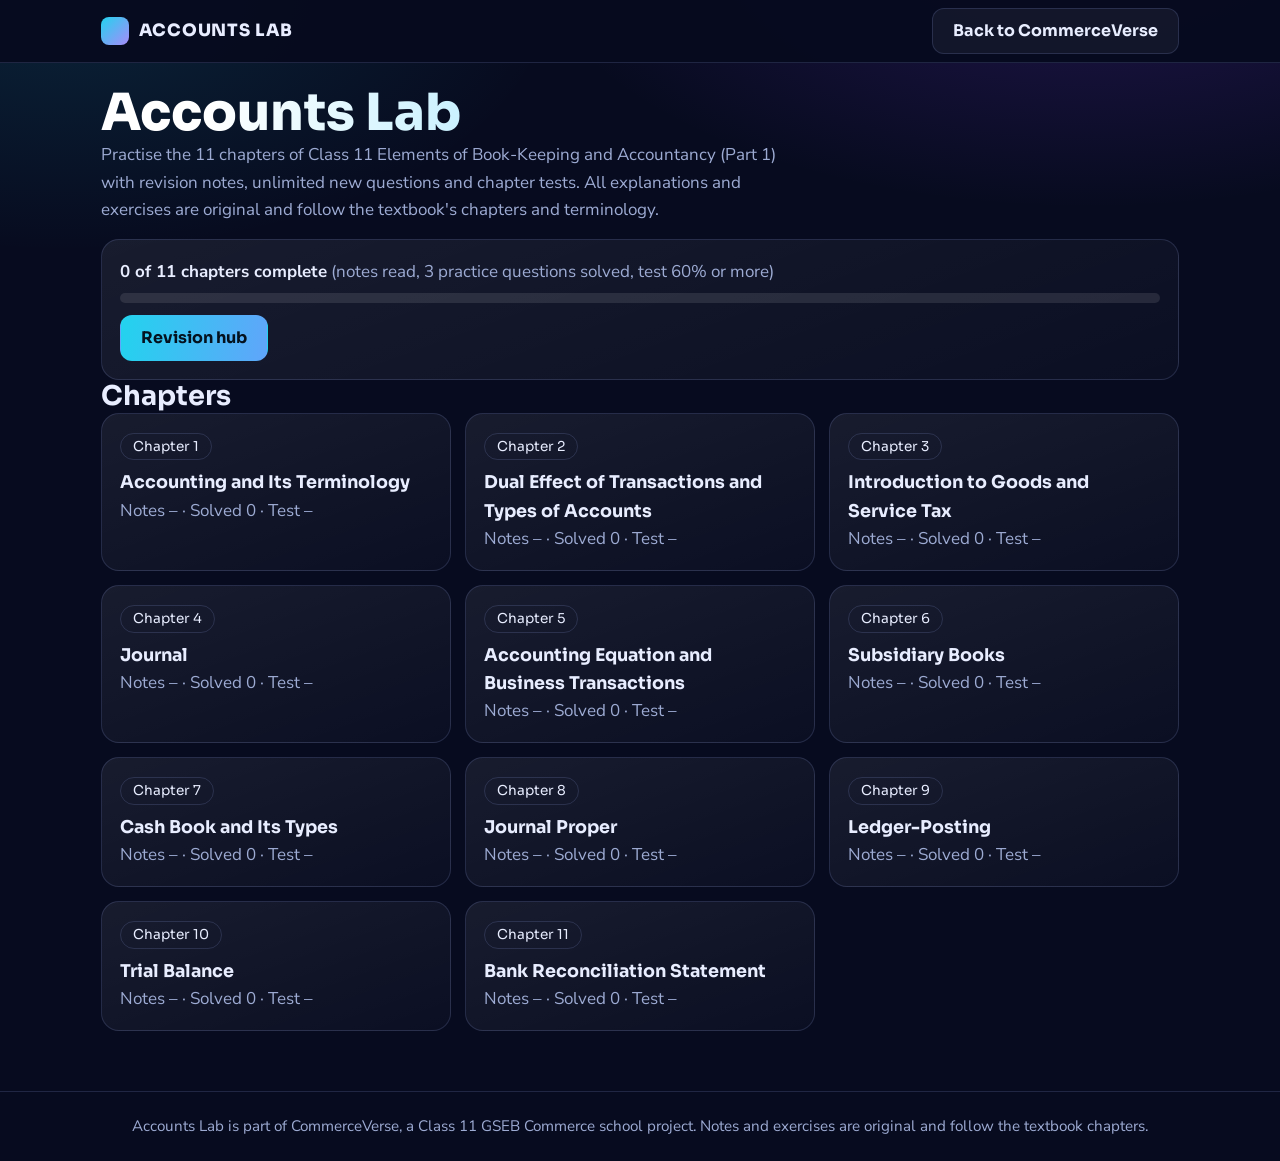
<file: accounts-lab/accounts-lab.html>
<!DOCTYPE html>
<html lang="en"><head><meta charset="UTF-8"><meta name="viewport" content="width=device-width, initial-scale=1, viewport-fit=cover">
<title>Accounts Lab | CommerceVerse</title><meta name="description" content="Accounts Lab: practise the 11 chapters of Class 11 GSEB Elements of Book-Keeping and Accountancy."><meta name="theme-color" content="#070B1F">
<link rel="preconnect" href="https://fonts.googleapis.com"><link rel="preconnect" href="https://fonts.gstatic.com" crossorigin>
<link href="https://fonts.googleapis.com/css2?family=Sora:wght@500;700;800&family=Nunito+Sans:wght@400;600;700&display=swap" rel="stylesheet">
<link rel="stylesheet" href="accounts-lab.css"></head>
<body class="al-body"><a class="al-skip" href="#al-app">Skip to content</a>
<header class="al-top"><div class="al-top-in"><div class="al-brand"><span class="al-mark" aria-hidden="true"></span><span class="t">ACCOUNTS LAB</span></div><a class="al-btn ghost" id="al-back" href="../index.html">Back to CommerceVerse</a></div></header>
<main class="al-main" id="al-app" tabindex="-1"></main>
<footer class="al-foot">Accounts Lab is part of CommerceVerse, a Class 11 GSEB Commerce school project. Notes and exercises are original and follow the textbook chapters.</footer>
<noscript><p style="margin:20px;color:#FBBF24">This module needs JavaScript.</p></noscript>
<script src="accounts-lab-data.js"></script>
<script src="accounts-lab.js"></script></body></html>
</file>
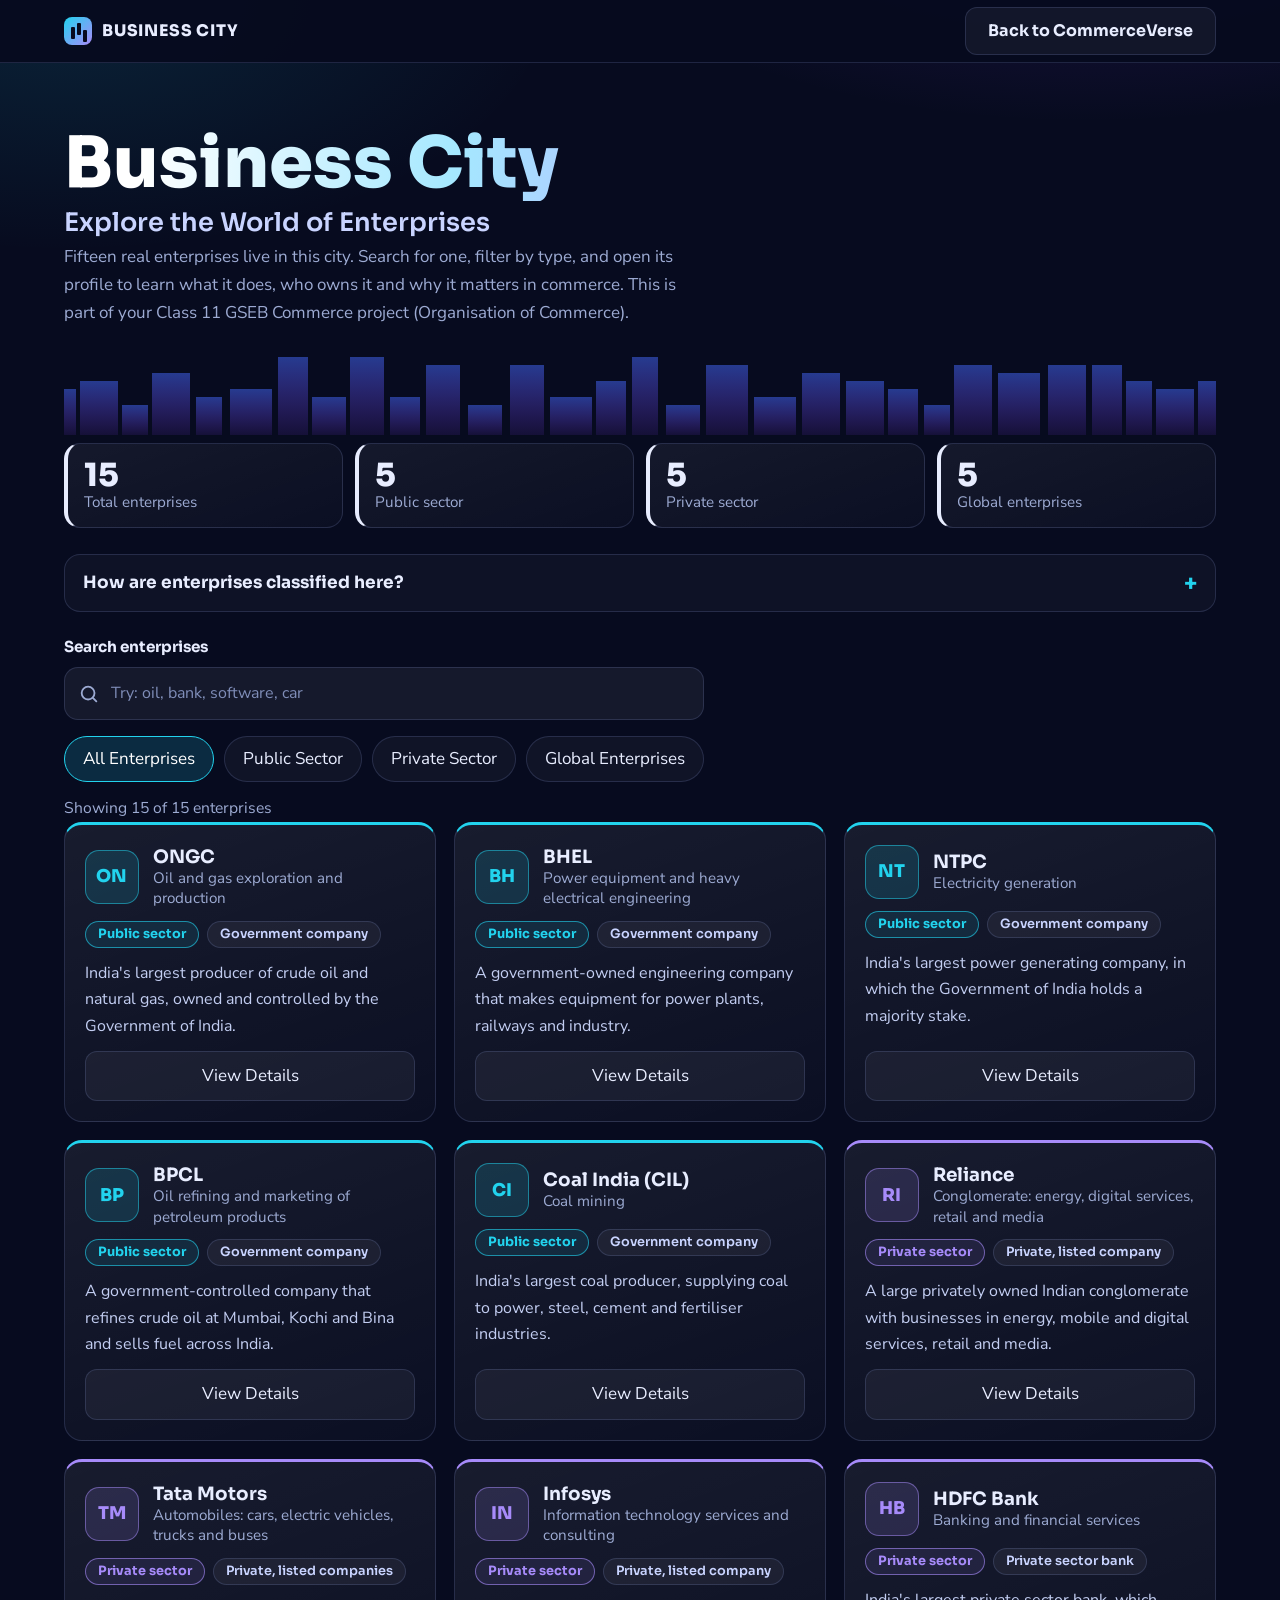
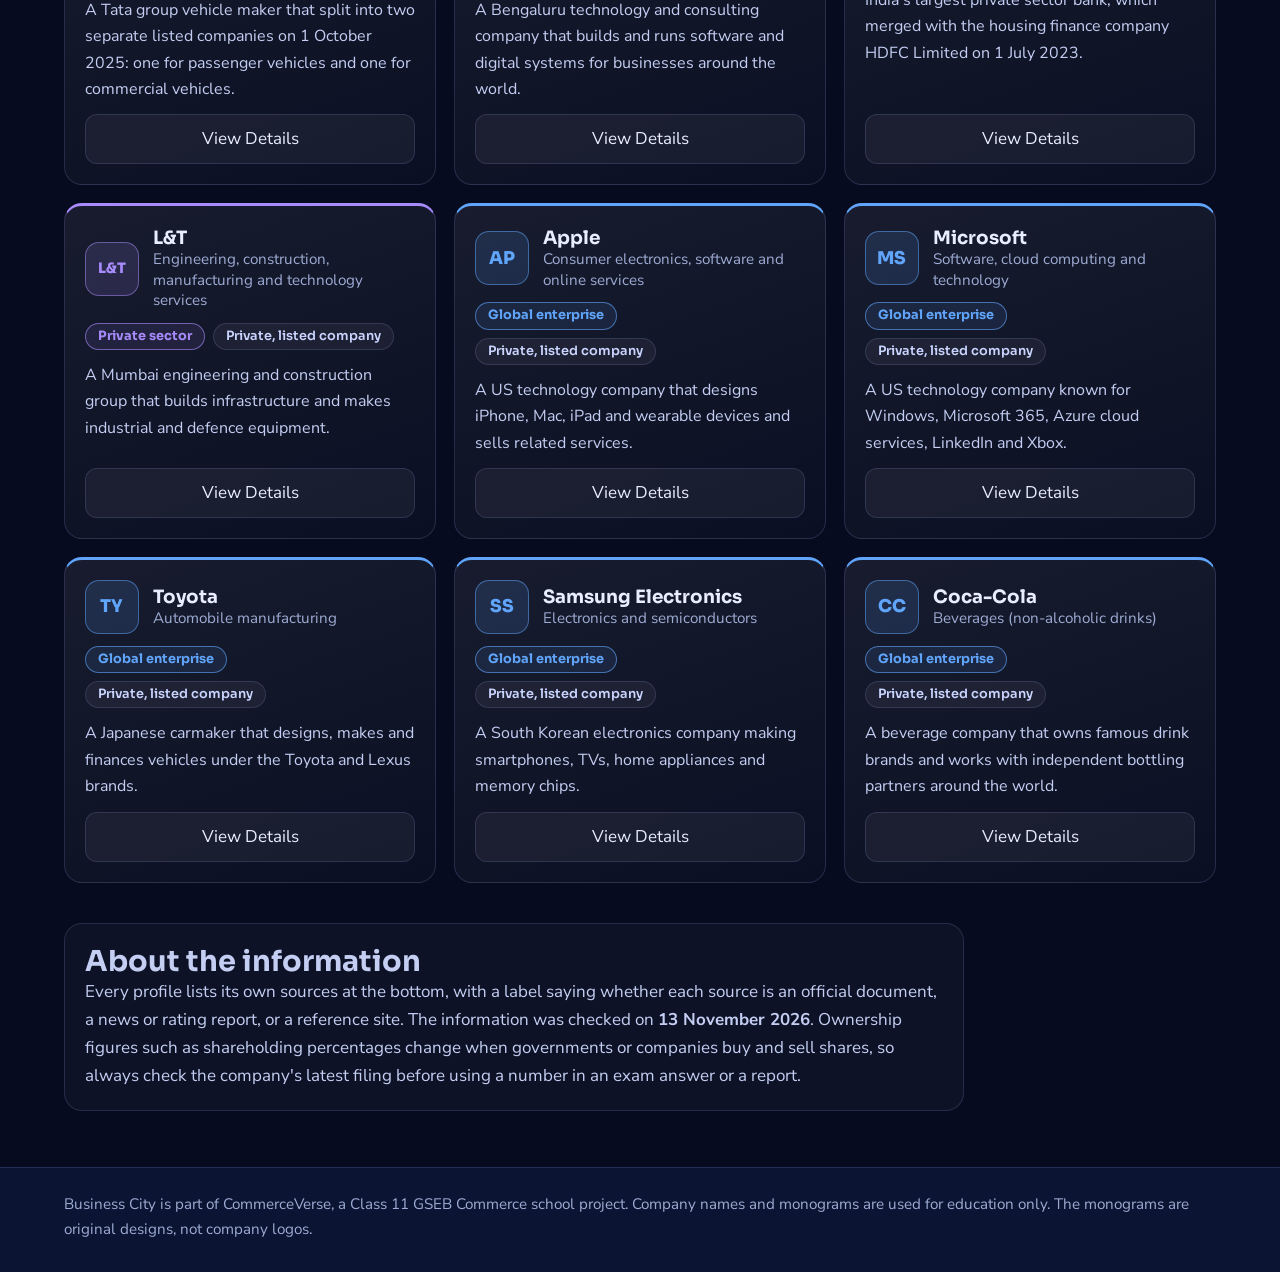
<file: business-city/business-city.html>
<!DOCTYPE html>
<html lang="en">
<head>
<meta charset="UTF-8">
<meta name="viewport" content="width=device-width, initial-scale=1, viewport-fit=cover">
<title>Business City | CommerceVerse</title>
<meta name="description" content="Business City: explore 15 public sector, private sector and global enterprises for Class 11 GSEB Commerce.">
<meta name="theme-color" content="#070B1F">

<link rel="preconnect" href="https://fonts.googleapis.com">
<link rel="preconnect" href="https://fonts.gstatic.com" crossorigin>
<link href="https://fonts.googleapis.com/css2?family=Sora:wght@500;700;800&family=Nunito+Sans:wght@400;600;700&display=swap" rel="stylesheet">
<link rel="stylesheet" href="business-city.css">
</head>

<body class="bc-body">
<a class="bc-skip" href="#bc-main">Skip to the enterprises</a>

<header class="bc-top">
  <div class="bc-top-inner">
    <div class="bc-brand">
      <span class="bc-brand-mark" aria-hidden="true"></span>
      <span class="bc-brand-text">BUSINESS CITY</span>
    </div>
    <a class="bc-btn bc-btn-ghost" href="../index.html">Back to CommerceVerse</a>
  </div>
</header>

<main id="bc-main" class="bc-main">

  <div id="bc-intro">
  <!-- ===== Introduction ===== -->
  <section class="bc-hero" aria-labelledby="bc-title">
    <div class="bc-hero-text">
      <h1 id="bc-title" class="bc-h1">Business City</h1>
      <p class="bc-subtitle">Explore the World of Enterprises</p>
      <p class="bc-lead">Fifteen real enterprises live in this city. Search for one, filter by type, and open its profile to learn what it does, who owns it and why it matters in commerce. This is part of your Class 11 GSEB Commerce project (Organisation of Commerce).</p>
    </div>
    <svg class="bc-skyline" viewBox="0 0 1200 90" preserveAspectRatio="xMidYMax slice" aria-hidden="true" focusable="false">
      <defs>
        <linearGradient id="bc-sky-grad" x1="0" y1="0" x2="0" y2="1">
          <stop offset="0" stop-color="#3B5BDB" stop-opacity="0.6"/>
          <stop offset="1" stop-color="#7C3AED" stop-opacity="0.12"/>
        </linearGradient>
      </defs>
      <g fill="url(#bc-sky-grad)">
        <rect x="6" y="44" width="30" height="46"/>
        <rect x="40" y="36" width="38" height="54"/>
        <rect x="82" y="60" width="26" height="30"/>
        <rect x="112" y="28" width="38" height="62"/>
        <rect x="156" y="52" width="26" height="38"/>
        <rect x="190" y="44" width="42" height="46"/>
        <rect x="238" y="12" width="30" height="78"/>
        <rect x="272" y="52" width="34" height="38"/>
        <rect x="310" y="12" width="34" height="78"/>
        <rect x="350" y="52" width="30" height="38"/>
        <rect x="386" y="20" width="34" height="70"/>
        <rect x="428" y="60" width="34" height="30"/>
        <rect x="470" y="20" width="34" height="70"/>
        <rect x="510" y="52" width="42" height="38"/>
        <rect x="556" y="36" width="30" height="54"/>
        <rect x="592" y="12" width="26" height="78"/>
        <rect x="626" y="60" width="34" height="30"/>
        <rect x="666" y="20" width="42" height="70"/>
        <rect x="714" y="52" width="42" height="38"/>
        <rect x="762" y="28" width="38" height="62"/>
        <rect x="806" y="36" width="38" height="54"/>
        <rect x="848" y="44" width="30" height="46"/>
        <rect x="884" y="60" width="26" height="30"/>
        <rect x="914" y="20" width="38" height="70"/>
        <rect x="958" y="28" width="42" height="62"/>
        <rect x="1008" y="20" width="38" height="70"/>
        <rect x="1052" y="20" width="30" height="70"/>
        <rect x="1086" y="36" width="26" height="54"/>
        <rect x="1116" y="44" width="38" height="46"/>
        <rect x="1158" y="36" width="34" height="54"/>
      </g>
    </svg>
  </section>

  <!-- ===== Statistics ===== -->
  <section class="bc-stats" aria-label="Enterprise statistics">
    <div class="bc-stat"><span class="bc-stat-num" id="bc-n-all">15</span><span class="bc-stat-label">Total enterprises</span></div>
    <div class="bc-stat bc-cat-public"><span class="bc-stat-num" id="bc-n-public">5</span><span class="bc-stat-label">Public sector</span></div>
    <div class="bc-stat bc-cat-private"><span class="bc-stat-num" id="bc-n-private">5</span><span class="bc-stat-label">Private sector</span></div>
    <div class="bc-stat bc-cat-global"><span class="bc-stat-num" id="bc-n-global">5</span><span class="bc-stat-label">Global enterprises</span></div>
  </section>

  </div>

  <!-- ===== Views ===== -->
  <div id="bc-list-view">

    <details class="bc-guide">
      <summary>How are enterprises classified here?</summary>
      <div class="bc-guide-body">
        <p><strong>Ownership</strong> tells you who owns and controls the enterprise. In the <strong>public sector</strong>, the Central or a State Government owns and controls it. In the <strong>private sector</strong>, individuals or shareholders own it.</p>
        <p><strong>Reach</strong> tells you where it does business. A <strong>global enterprise</strong> (multinational) operates in more than one country. Reach is not a type of ownership: every global enterprise in this city is also owned by someone, and its profile says who.</p>
        <p>A company whose shares can be bought on a stock exchange is called a <strong>listed company</strong>. Being listed does not make a company public sector. What matters is who holds the controlling ownership.</p>
      </div>
    </details>

    <section class="bc-tools" aria-label="Search and filters">
      <div class="bc-search">
        <label class="bc-search-label" for="bc-search">Search enterprises</label>
        <div class="bc-search-box">
          <svg class="bc-search-icon" viewBox="0 0 24 24" aria-hidden="true" focusable="false"><circle cx="11" cy="11" r="7"/><path d="M20 20l-3.5-3.5"/></svg>
          <input id="bc-search" class="bc-search-input" type="search" autocomplete="off" spellcheck="false"
                 placeholder="Try: oil, bank, software, car" aria-describedby="bc-count">
          <button id="bc-search-clear" class="bc-search-clear" type="button" aria-label="Clear search" hidden>
            <svg viewBox="0 0 24 24" aria-hidden="true" focusable="false"><path d="M6 6l12 12M18 6L6 18"/></svg>
          </button>
        </div>
      </div>

      <div class="bc-filters" role="group" aria-label="Filter by category">
        <button type="button" class="bc-chip" data-cat="all" aria-pressed="true">All Enterprises</button>
        <button type="button" class="bc-chip" data-cat="public" aria-pressed="false">Public Sector</button>
        <button type="button" class="bc-chip" data-cat="private" aria-pressed="false">Private Sector</button>
        <button type="button" class="bc-chip" data-cat="global" aria-pressed="false">Global Enterprises</button>
      </div>
    </section>

    <p id="bc-count" class="bc-count" role="status" aria-live="polite">Showing 15 of 15 enterprises</p>

    <section aria-label="Enterprises">
      <div id="bc-grid" class="bc-grid"></div>

      <div id="bc-empty" class="bc-empty" hidden>
        <p class="bc-empty-title">No enterprise matches your search.</p>
        <p class="bc-empty-text" id="bc-empty-text">Try a shorter word, such as a company name, an industry or a product.</p>
        <div class="bc-empty-actions">
          <button type="button" class="bc-btn bc-btn-main" id="bc-empty-clear">Clear search</button>
          <button type="button" class="bc-btn bc-btn-ghost" id="bc-empty-all" hidden>Show all categories</button>
        </div>
      </div>
    </section>

    <section class="bc-about" aria-labelledby="bc-about-title">
      <h2 id="bc-about-title" class="bc-h2">About the information</h2>
      <p>Every profile lists its own sources at the bottom, with a label saying whether each source is an official document, a news or rating report, or a reference site. The information was checked on <strong>13 November 2026</strong>. Ownership figures such as shareholding percentages change when governments or companies buy and sell shares, so always check the company's latest filing before using a number in an exam answer or a report.</p>
    </section>
  </div>

  <div id="bc-detail-view" hidden></div>
</main>

<footer class="bc-footer">
  <p>Business City is part of CommerceVerse, a Class 11 GSEB Commerce school project. Company names and monograms are used for education only. The monograms are original designs, not company logos.</p>
</footer>

<noscript><p class="bc-noscript">Business City needs JavaScript to show the enterprises. Please turn JavaScript on in your browser.</p></noscript>
<script src="business-city.js"></script>
</body>
</html>
</file>
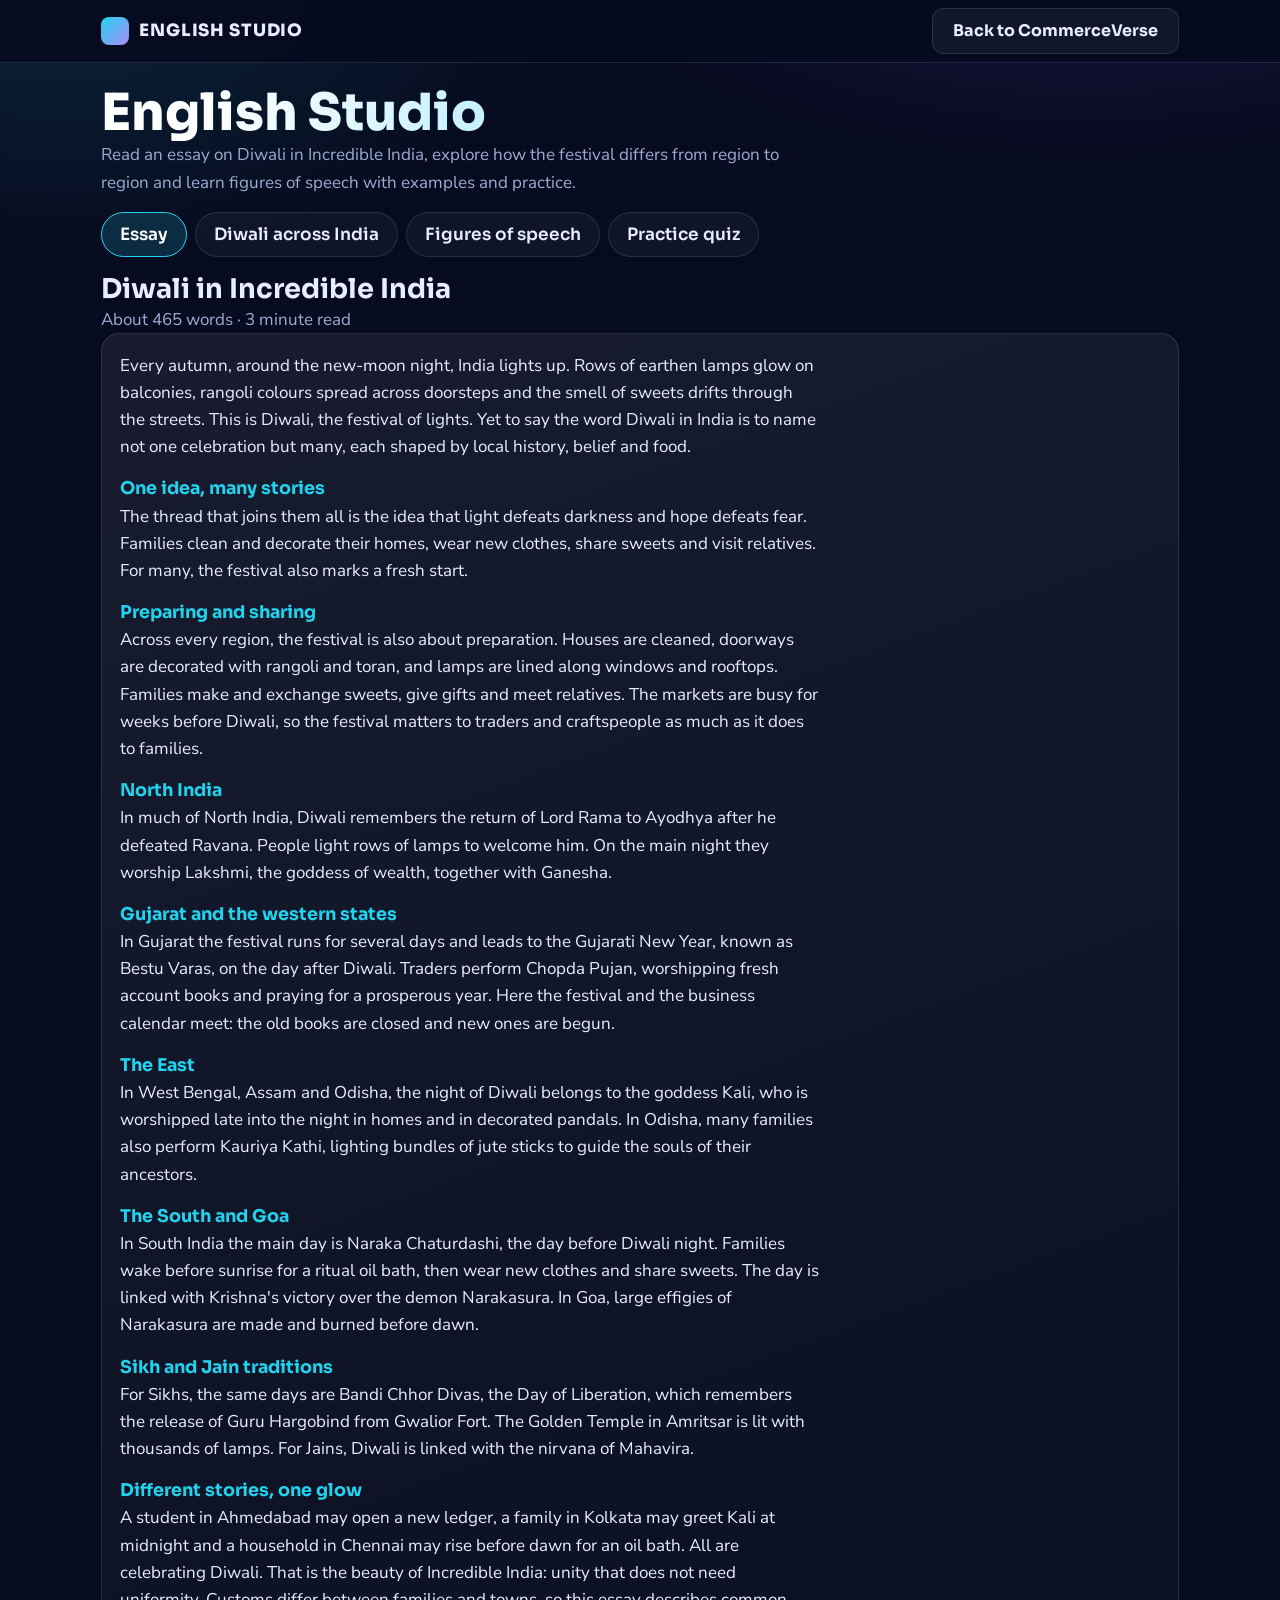
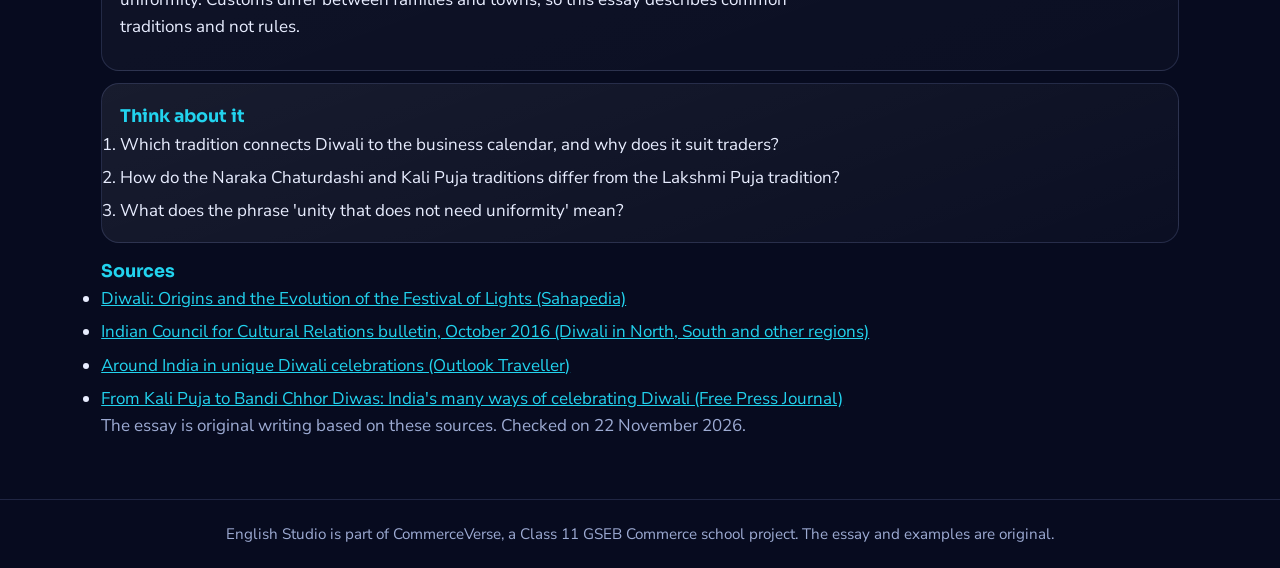
<file: english-studio/english-studio.html>
<!DOCTYPE html>
<html lang="en"><head><meta charset="UTF-8"><meta name="viewport" content="width=device-width, initial-scale=1, viewport-fit=cover">
<title>English Studio | CommerceVerse</title><meta name="description" content="English Studio: an essay on Diwali in Incredible India and an interactive figures of speech chart."><meta name="theme-color" content="#070B1F">
<link rel="preconnect" href="https://fonts.googleapis.com"><link rel="preconnect" href="https://fonts.gstatic.com" crossorigin>
<link href="https://fonts.googleapis.com/css2?family=Sora:wght@500;700;800&family=Nunito+Sans:wght@400;600;700&display=swap" rel="stylesheet">
<link rel="stylesheet" href="english-studio.css"></head>
<body class="es-body"><a class="es-skip" href="#es-app">Skip to content</a>
<header class="es-top"><div class="es-top-in"><div class="es-brand"><span class="es-mark" aria-hidden="true"></span><span class="t">ENGLISH STUDIO</span></div><a class="es-btn ghost" id="es-back" href="../index.html">Back to CommerceVerse</a></div></header>
<main class="es-main" id="es-app" tabindex="-1"></main>
<footer class="es-foot">English Studio is part of CommerceVerse, a Class 11 GSEB Commerce school project. The essay and examples are original.</footer>
<noscript><p style="margin:20px;color:#FBBF24">This module needs JavaScript.</p></noscript>
<script src="english-studio.js"></script></body></html>
</file>
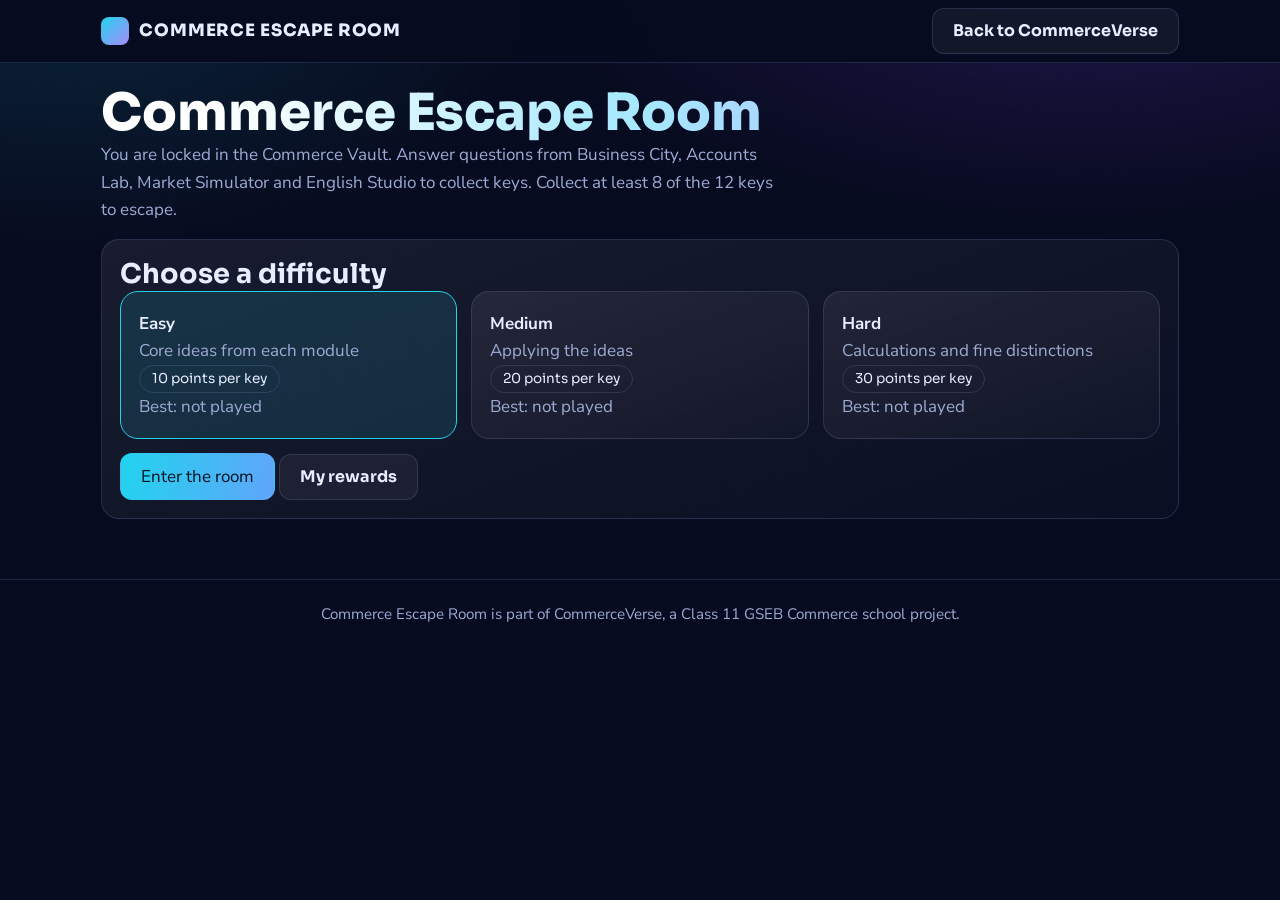
<file: escape-room/escape-room.html>
<!DOCTYPE html>
<html lang="en"><head><meta charset="UTF-8"><meta name="viewport" content="width=device-width, initial-scale=1, viewport-fit=cover">
<title>Commerce Escape Room | CommerceVerse</title><meta name="description" content="Commerce Escape Room: quiz challenges from Business City, Accounts Lab, Market Simulator and English Studio."><meta name="theme-color" content="#070B1F">
<link rel="preconnect" href="https://fonts.googleapis.com"><link rel="preconnect" href="https://fonts.gstatic.com" crossorigin>
<link href="https://fonts.googleapis.com/css2?family=Sora:wght@500;700;800&family=Nunito+Sans:wght@400;600;700&display=swap" rel="stylesheet">
<link rel="stylesheet" href="escape-room.css"></head>
<body class="er-body"><a class="er-skip" href="#er-app">Skip to content</a>
<header class="er-top"><div class="er-top-in"><div class="er-brand"><span class="er-mark" aria-hidden="true"></span><span class="t">COMMERCE ESCAPE ROOM</span></div><a class="er-btn ghost" id="er-back" href="../index.html">Back to CommerceVerse</a></div></header>
<main class="er-main" id="er-app" tabindex="-1"></main>
<footer class="er-foot">Commerce Escape Room is part of CommerceVerse, a Class 11 GSEB Commerce school project.</footer>
<noscript><p style="margin:20px;color:#FBBF24">This module needs JavaScript.</p></noscript>
<script src="escape-room.js"></script></body></html>
</file>
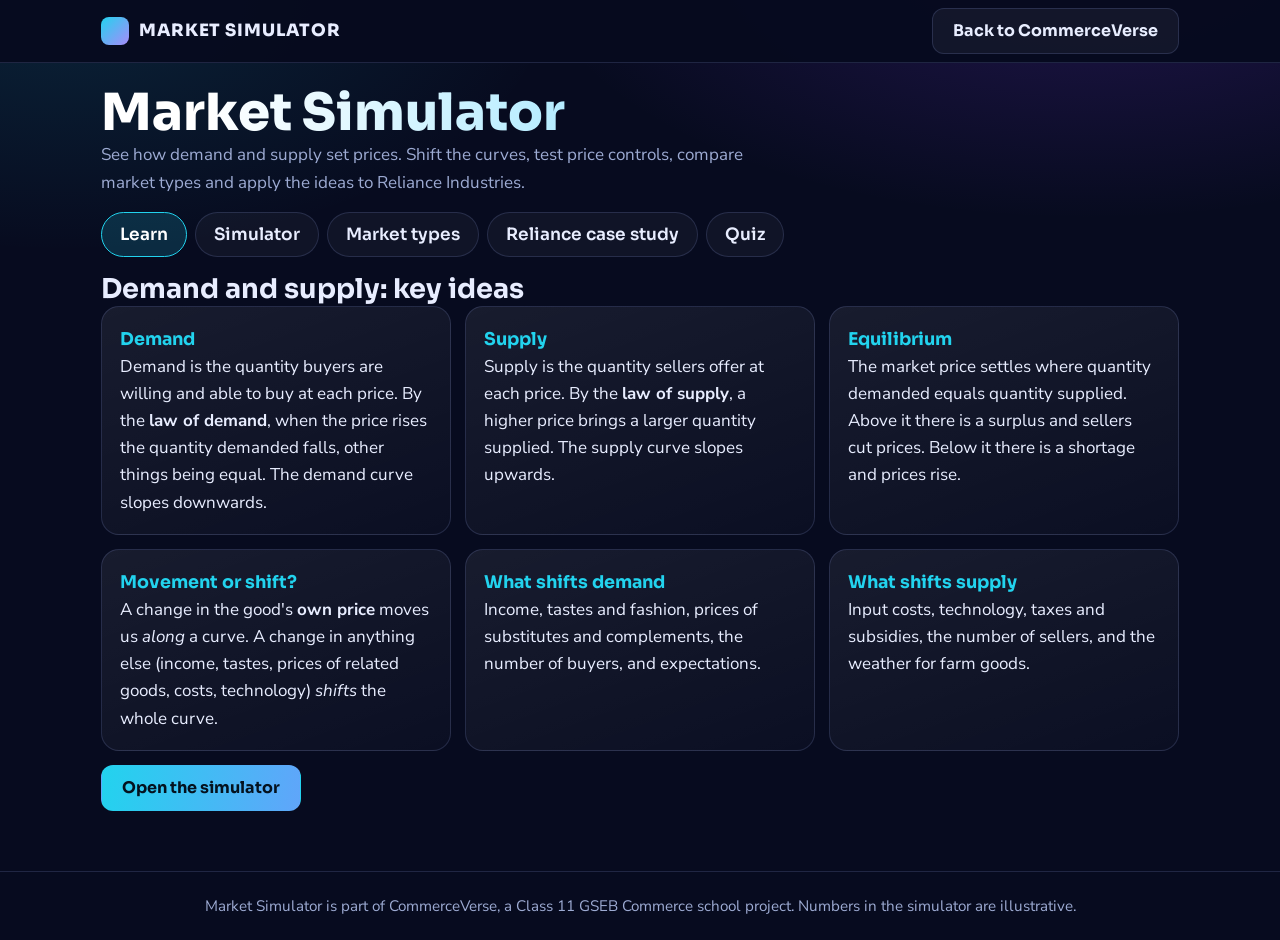
<file: market-simulator/market-simulator.html>
<!DOCTYPE html>
<html lang="en"><head><meta charset="UTF-8"><meta name="viewport" content="width=device-width, initial-scale=1, viewport-fit=cover">
<title>Market Simulator | CommerceVerse</title><meta name="description" content="Market Simulator: demand and supply, an interactive graph, market types and a Reliance Industries case study."><meta name="theme-color" content="#070B1F">
<link rel="preconnect" href="https://fonts.googleapis.com"><link rel="preconnect" href="https://fonts.gstatic.com" crossorigin>
<link href="https://fonts.googleapis.com/css2?family=Sora:wght@500;700;800&family=Nunito+Sans:wght@400;600;700&display=swap" rel="stylesheet">
<link rel="stylesheet" href="market-simulator.css"></head>
<body class="ms-body"><a class="ms-skip" href="#ms-app">Skip to content</a>
<header class="ms-top"><div class="ms-top-in"><div class="ms-brand"><span class="ms-mark" aria-hidden="true"></span><span class="t">MARKET SIMULATOR</span></div><a class="ms-btn ghost" id="ms-back" href="../index.html">Back to CommerceVerse</a></div></header>
<main class="ms-main" id="ms-app" tabindex="-1"></main>
<footer class="ms-foot">Market Simulator is part of CommerceVerse, a Class 11 GSEB Commerce school project. Numbers in the simulator are illustrative.</footer>
<noscript><p style="margin:20px;color:#FBBF24">This module needs JavaScript.</p></noscript>
<script src="market-simulator.js"></script></body></html>
</file>
<file: accounts-lab/accounts-lab.css>
:root{--al-bg:#070B1F;--al-ink:#E8EDFF;--al-mut:#9DABD3;--al-line:rgba(160,180,255,.16);--al-cy:#22D3EE;--al-bl:#60A5FA;--al-vi:#A78BFA;--al-ok:#34D399;--al-bad:#F87171;--al-gold:#FBBF24;--al-d:"Sora","Segoe UI",system-ui,sans-serif;--al-b:"Nunito Sans","Segoe UI",system-ui,sans-serif;--al-pad:clamp(14px,4vw,56px);scroll-padding-top:84px}
.al-body *,.al-body *::before,.al-body *::after{box-sizing:border-box}
.al-body{margin:0;font-family:var(--al-b);font-size:1.0625rem;line-height:1.6;color:var(--al-ink);min-height:100vh;overflow-x:hidden;-webkit-text-size-adjust:100%;background:radial-gradient(800px 380px at 85% -5%,rgba(124,58,237,.22),transparent 70%),radial-gradient(700px 360px at 5% 0,rgba(34,211,238,.12),transparent 70%),var(--al-bg)}
.al-body p,.al-body h1,.al-body h2,.al-body h3,.al-body ul,.al-body ol{margin:0;padding:0}
.al-body [hidden]{display:none!important}.al-body *{scroll-margin-top:84px}
.al-body a{color:inherit}.al-body button{font:inherit;color:inherit;touch-action:manipulation;-webkit-tap-highlight-color:transparent}
.al-body [tabindex="-1"]:focus{outline:none}.al-body :focus-visible{outline:3px solid var(--al-cy);outline-offset:3px;border-radius:6px}
.al-skip{position:absolute;left:12px;top:-64px;z-index:100;background:var(--al-cy);color:#04121F;font-weight:700;padding:10px 16px;border-radius:10px;text-decoration:none}.al-skip:focus{top:12px}
.al-top{position:sticky;top:0;z-index:20;background:rgba(7,11,31,.96);border-bottom:1px solid var(--al-line)}
.al-top-in{max-width:1180px;margin:0 auto;min-height:62px;padding:6px var(--al-pad);display:flex;align-items:center;justify-content:space-between;gap:10px}
.al-brand{display:flex;align-items:center;gap:10px;font-family:var(--al-d);font-weight:800;letter-spacing:.05em;white-space:nowrap}
.al-mark{width:28px;height:28px;border-radius:8px;background:linear-gradient(135deg,var(--al-cy),var(--al-vi));flex:none}
.al-btn{font-family:var(--al-d);font-weight:700;font-size:1rem;text-decoration:none;cursor:pointer;text-align:center;min-height:46px;padding:9px 20px;border-radius:12px;border:1px solid transparent;display:inline-flex;align-items:center;justify-content:center;transition:transform .15s,background .15s}
.al-btn.main{color:#04121F;background:linear-gradient(100deg,var(--al-cy),var(--al-bl))}.al-btn.ghost{color:var(--al-ink);border-color:var(--al-line);background:rgba(255,255,255,.05)}.al-btn:active{transform:scale(.97)}
.al-main{max-width:1180px;margin:0 auto;padding:22px var(--al-pad) 60px}
.al-h1{font-family:var(--al-d);font-weight:800;line-height:1.1;font-size:clamp(1.9rem,6vw,3.2rem);background:linear-gradient(95deg,#fff 10%,#A5E8FF 50%,#B9A6FF 95%);-webkit-background-clip:text;background-clip:text;-webkit-text-fill-color:transparent;color:transparent}
.al-h2{font-family:var(--al-d);font-weight:700;font-size:clamp(1.25rem,3.4vw,1.7rem);line-height:1.2;margin:26px 0 10px}.al-h3{font-family:var(--al-d);font-weight:700;font-size:1.1rem;margin:0 0 8px;color:var(--al-cy)}
.al-lead{color:var(--al-mut);max-width:68ch;margin-top:8px}.al-mut{color:var(--al-mut)}
.al-grid{display:grid;gap:14px;grid-template-columns:repeat(auto-fill,minmax(min(100%,260px),1fr))}
.al-card{padding:18px;border-radius:18px;border:1px solid var(--al-line);background:linear-gradient(160deg,rgba(255,255,255,.07),rgba(255,255,255,.02));min-width:0}
.al-card.link{text-decoration:none;display:block;transition:transform .18s,border-color .18s}
@media(hover:hover){.al-card.link:hover{transform:translateY(-3px);border-color:var(--al-cy)}.al-btn.main:hover{transform:translateY(-2px)}.al-btn.ghost:hover{background:rgba(255,255,255,.1)}}
.al-tabs{display:flex;flex-wrap:wrap;gap:8px;margin:16px 0}.al-tab{min-height:44px;padding:8px 18px;border-radius:999px;border:1px solid var(--al-line);background:rgba(255,255,255,.04);font-family:var(--al-d);font-weight:600;text-decoration:none;display:inline-flex;align-items:center;cursor:pointer}
.al-tab[aria-current="true"],.al-tab[aria-pressed="true"]{background:rgba(34,211,238,.16);border-color:var(--al-cy);color:#fff}
.al-in{font:inherit;font-size:16px;min-height:44px;padding:8px 10px;color:var(--al-ink);background:rgba(255,255,255,.07);border:1px solid var(--al-line);border-radius:10px;max-width:100%;width:100%}
select.al-in option{color:#111}.al-in.bad{border-color:var(--al-bad);background:rgba(248,113,113,.12)}.al-in.good{border-color:var(--al-ok);background:rgba(52,211,153,.1)}
.al-msg{margin-top:12px;padding:12px 14px;border-radius:12px;border:1px solid var(--al-line)}.al-msg.ok{border-color:var(--al-ok);background:rgba(52,211,153,.1)}.al-msg.bad{border-color:var(--al-bad);background:rgba(248,113,113,.1)}.al-msg.info{border-color:var(--al-bl);background:rgba(96,165,250,.1)}
.al-opt{display:block;width:100%;text-align:left;min-height:48px;padding:10px 14px;margin-top:8px;border-radius:12px;border:1px solid var(--al-line);background:rgba(255,255,255,.05);cursor:pointer}
.al-opt.ok{border-color:var(--al-ok);background:rgba(52,211,153,.15)}.al-opt.bad{border-color:var(--al-bad);background:rgba(248,113,113,.15)}
.al-bar{height:10px;border-radius:99px;background:rgba(255,255,255,.1);overflow:hidden}.al-bar>i{display:block;height:100%;background:linear-gradient(90deg,var(--al-cy),var(--al-vi));border-radius:99px}
.al-scroll{overflow-x:auto;-webkit-overflow-scrolling:touch}.al-tbl{border-collapse:collapse;width:100%}.al-tbl th,.al-tbl td{border:1px solid var(--al-line);padding:8px 10px;text-align:left;vertical-align:top}.al-tbl th{background:rgba(255,255,255,.06);font-family:var(--al-d)}
.al-pill{display:inline-block;padding:2px 12px;border-radius:99px;border:1px solid var(--al-line);font-size:.85rem;font-family:var(--al-d)}
.al-foot{border-top:1px solid var(--al-line);padding:22px var(--al-pad);color:var(--al-mut);font-size:.95rem;text-align:center}
@media(max-width:620px){.al-body{font-size:1rem}.al-top-in .al-btn{padding:8px 12px;font-size:.85rem;white-space:nowrap}.al-brand{font-size:.85rem}}
@media(max-width:400px){.al-brand span.t{display:none}}
@media(prefers-reduced-motion:reduce){.al-body *,.al-body *::before,.al-body *::after{animation:none!important;transition:none!important;scroll-behavior:auto!important}}
.al-row{display:grid;grid-template-columns:minmax(0,1fr) 92px 130px 46px;gap:8px;margin-top:8px;align-items:center}
.al-fields{display:grid;gap:10px;grid-template-columns:repeat(2,minmax(0,1fr));margin-top:12px}.al-fl{display:flex;flex-direction:column;gap:4px;min-width:0}.al-fl span{font-size:.95rem;color:var(--al-mut)}
.al-card ol{padding-left:22px;margin:8px 0}.al-card li{margin:3px 0}
@media(max-width:620px){.al-row{grid-template-columns:1fr 1fr;}.al-row select:first-child{grid-column:1/-1}.al-row .al-btn{min-width:46px}.al-fields{grid-template-columns:1fr}}
</file>
<file: business-city/business-city.css>
/* =====================================================================
   Business City: styles
   File: business-city/business-city.css
   Every class, ID and keyframe starts with "bc-" and every custom
   property starts with "--bc-", so nothing here can clash with the
   homepage or the other modules. This file does not need any other CSS.
   ===================================================================== */

:root {
  --bc-bg: #070B1F;
  --bc-bg-2: #0C1433;
  --bc-ink: #E8EDFF;
  --bc-muted: #9DABD3;
  --bc-line: rgba(160, 180, 255, 0.16);
  --bc-cyan: #22D3EE;
  --bc-blue: #60A5FA;
  --bc-violet: #A78BFA;
  --bc-display: "Sora", "Segoe UI", system-ui, sans-serif;
  --bc-body: "Nunito Sans", "Segoe UI", system-ui, sans-serif;
  --bc-pad: clamp(16px, 5vw, 64px);
  --bc-radius: 18px;
  /* Height of the sticky header. business-city.js measures the real height
     and updates this value; 64px is the fallback. */
  --bc-header-h: 64px;
  /* Keeps anchor links and keyboard focus scrolling BELOW the sticky header */
  scroll-padding-top: calc(var(--bc-header-h) + 16px);
}

.bc-body *, .bc-body *::before, .bc-body *::after { box-sizing: border-box; }
.bc-body { margin: 0; }
.bc-body p, .bc-body h1, .bc-body h2, .bc-body h3, .bc-body ul, .bc-body ol, .bc-body dl, .bc-body dd { margin: 0; padding: 0; }
.bc-body [hidden] { display: none !important; }

.bc-body {
  font-family: var(--bc-body);
  font-size: 1.0625rem;
  line-height: 1.65;
  color: var(--bc-ink);
  background:
    radial-gradient(800px 380px at 85% -5%, rgba(124, 58, 237, 0.22), transparent 70%),
    radial-gradient(700px 360px at 5% 0%, rgba(34, 211, 238, 0.12), transparent 70%),
    var(--bc-bg);
  min-height: 100vh;
  overflow-x: hidden;
  -webkit-text-size-adjust: 100%;
}
.bc-body a { color: inherit; }
.bc-body button { font: inherit; color: inherit; touch-action: manipulation; -webkit-tap-highlight-color: transparent; }
.bc-body :focus-visible { outline: 3px solid var(--bc-cyan); outline-offset: 3px; border-radius: 6px; }

/* Anything the browser scrolls into view stops below the sticky header */
.bc-body * { scroll-margin-top: calc(var(--bc-header-h) + 16px); }
/* When the search box is focused, keep the "Search enterprises" label visible above it */
.bc-body .bc-search-input { scroll-margin-top: calc(var(--bc-header-h) + 72px); }

/* Category colours: set --bc-accent and --bc-rgb on any element */
.bc-cat-public  { --bc-accent: #22D3EE; --bc-rgb: 34, 211, 238; }
.bc-cat-private { --bc-accent: #A78BFA; --bc-rgb: 167, 139, 250; }
.bc-cat-global  { --bc-accent: #60A5FA; --bc-rgb: 96, 165, 250; }

.bc-skip {
  position: absolute; left: 12px; top: -64px; z-index: 100;
  background: var(--bc-cyan); color: #04121F; font-weight: 700;
  padding: 10px 16px; border-radius: 10px; text-decoration: none;
}
.bc-skip:focus { top: 12px; }

/* ---------- Header ---------- */
.bc-top {
  position: sticky; top: 0; z-index: 20;
  background: rgba(7, 11, 31, 0.96);
  border-bottom: 1px solid var(--bc-line);
}
.bc-top-inner {
  max-width: 1280px; margin: 0 auto; min-height: 62px;
  padding: 6px var(--bc-pad);
  display: flex; align-items: center; justify-content: space-between; gap: 12px;
}
.bc-brand { white-space: nowrap; display: flex; align-items: center; gap: 10px; font-family: var(--bc-display); font-weight: 800; letter-spacing: 0.05em; font-size: 1rem; }
.bc-brand-mark {
  width: 28px; height: 28px; border-radius: 8px; flex: none; position: relative;
  background: linear-gradient(135deg, var(--bc-cyan), var(--bc-violet));
}
.bc-brand-mark::after {
  content: ""; position: absolute; left: 7px; bottom: 6px; width: 4px; height: 12px;
  background: var(--bc-bg); border-radius: 1px;
  box-shadow: 6px -4px 0 var(--bc-bg), 12px 3px 0 var(--bc-bg);
}

/* ---------- Buttons ---------- */
.bc-btn {
  font-family: var(--bc-display); font-weight: 700; font-size: 1rem;
  text-decoration: none; cursor: pointer; text-align: center;
  min-height: 48px; padding: 10px 22px; border-radius: 12px; border: 1px solid transparent;
  display: inline-flex; align-items: center; justify-content: center;
  transition: transform .2s, box-shadow .2s, background .2s, border-color .2s;
}
.bc-btn-main { color: #04121F; background: linear-gradient(100deg, var(--bc-cyan), var(--bc-blue)); box-shadow: 0 6px 20px rgba(34, 211, 238, 0.2); }
.bc-btn-ghost { color: var(--bc-ink); border-color: var(--bc-line); background: rgba(255, 255, 255, 0.05); }
.bc-btn:active { transform: scale(0.97); }

/* ---------- Layout ---------- */
.bc-main { max-width: 1280px; margin: 0 auto; padding: 0 var(--bc-pad) 56px; }
.bc-h1 {
  font-family: var(--bc-display); font-weight: 800; line-height: 1.05;
  font-size: clamp(2.1rem, 8vw, 4.4rem);
  background: linear-gradient(95deg, #FFFFFF 10%, #A5E8FF 50%, #B9A6FF 95%);
  -webkit-background-clip: text; background-clip: text;
  -webkit-text-fill-color: transparent; color: transparent;
}
.bc-h2 { font-family: var(--bc-display); font-weight: 700; font-size: clamp(1.3rem, 3.6vw, 1.8rem); line-height: 1.2; margin-bottom: 10px; }

/* ---------- Hero ---------- */
.bc-hero { position: relative; padding: clamp(30px, 6vw, 64px) 0 0; }
.bc-hero-text { position: relative; z-index: 1; max-width: 780px; }
.bc-subtitle { margin-top: 8px; font-family: var(--bc-display); font-weight: 600; font-size: clamp(1.1rem, 3vw, 1.6rem); color: #C9D4FF; }
.bc-lead { margin-top: 14px; color: var(--bc-muted); max-width: 64ch; }
.bc-skyline { display: block; width: 100%; height: clamp(44px, 9vw, 90px); margin-top: 18px; }

/* ---------- Statistics ---------- */
.bc-stats { display: grid; gap: 12px; grid-template-columns: repeat(4, 1fr); margin: 8px 0 26px; }
.bc-stat {
  --bc-accent: #E8EDFF; --bc-rgb: 232, 237, 255;
  padding: 14px 16px; border-radius: 16px; border: 1px solid var(--bc-line);
  border-left: 4px solid var(--bc-accent);
  background: linear-gradient(160deg, rgba(255, 255, 255, 0.06), rgba(255, 255, 255, 0.02));
  display: flex; flex-direction: column;
}
.bc-stat-num { font-family: var(--bc-display); font-weight: 800; font-size: 2rem; line-height: 1.1; color: var(--bc-accent); }
.bc-stat-label { color: var(--bc-muted); font-size: 0.95rem; line-height: 1.3; }

/* ---------- Guide ---------- */
.bc-guide { border: 1px solid var(--bc-line); border-radius: 16px; background: rgba(255, 255, 255, 0.03); margin-bottom: 22px; }
.bc-guide summary {
  cursor: pointer; list-style: none; padding: 14px 18px; min-height: 48px;
  font-family: var(--bc-display); font-weight: 700; display: flex; align-items: center; justify-content: space-between; gap: 12px;
}
.bc-guide summary::-webkit-details-marker { display: none; }
.bc-guide summary::after { content: "+"; font-size: 1.4rem; line-height: 1; color: var(--bc-cyan); }
.bc-guide[open] summary::after { content: "\2212"; }
.bc-guide-body { padding: 0 18px 16px; color: #C3CEF2; display: grid; gap: 10px; max-width: 80ch; }

/* ---------- Search and filters ---------- */
.bc-tools { display: grid; gap: 16px; margin-bottom: 14px; }
.bc-search-label { display: block; font-family: var(--bc-display); font-weight: 700; font-size: 0.95rem; margin-bottom: 8px; }
.bc-search-box { position: relative; max-width: 640px; }
.bc-search-input {
  width: 100%; min-height: 52px; padding: 12px 52px 12px 46px;
  font: inherit; font-size: 16px; /* 16px stops phones zooming in */
  color: var(--bc-ink); background: rgba(255, 255, 255, 0.06);
  border: 1px solid var(--bc-line); border-radius: 14px; -webkit-appearance: none; appearance: none;
}
.bc-search-input::placeholder { color: #7F8DB8; }
.bc-search-input::-webkit-search-cancel-button { -webkit-appearance: none; display: none; }
.bc-search-input:focus { outline: 3px solid var(--bc-cyan); outline-offset: 2px; border-color: var(--bc-cyan); }
.bc-search-icon { position: absolute; left: 14px; top: 50%; width: 22px; height: 22px; margin-top: -11px; fill: none; stroke: var(--bc-muted); stroke-width: 2; stroke-linecap: round; pointer-events: none; }
.bc-search-clear {
  position: absolute; right: 4px; top: 50%; margin-top: -22px; width: 44px; height: 44px; padding: 0;
  display: grid; place-items: center; background: none; border: 0; border-radius: 10px; cursor: pointer;
}
.bc-search-clear svg { width: 20px; height: 20px; fill: none; stroke: var(--bc-ink); stroke-width: 2; stroke-linecap: round; }

.bc-filters { display: flex; flex-wrap: wrap; gap: 10px; }
.bc-chip {
  min-height: 46px; padding: 8px 18px; border-radius: 999px; cursor: pointer;
  border: 1px solid var(--bc-line); background: rgba(255, 255, 255, 0.04);
  font-family: var(--bc-display); font-weight: 600; font-size: 0.95rem;
  transition: background .2s, border-color .2s;
}
.bc-chip[aria-pressed="true"] { background: rgba(34, 211, 238, 0.16); border-color: var(--bc-cyan); color: #FFFFFF; }
.bc-chip[data-cat="private"][aria-pressed="true"] { background: rgba(167, 139, 250, 0.18); border-color: var(--bc-violet); }
.bc-chip[data-cat="global"][aria-pressed="true"] { background: rgba(96, 165, 250, 0.18); border-color: var(--bc-blue); }

.bc-count { color: var(--bc-muted); font-size: 0.98rem; margin: 6px 0 14px; }

/* ---------- Enterprise cards ---------- */
.bc-grid { display: grid; gap: 18px; grid-template-columns: repeat(auto-fill, minmax(min(100%, 300px), 1fr)); }
.bc-card {
  display: flex; flex-direction: column; gap: 12px; min-width: 0;
  padding: 20px; border-radius: var(--bc-radius);
  border: 1px solid var(--bc-line); border-top: 3px solid var(--bc-accent);
  background: linear-gradient(160deg, rgba(255, 255, 255, 0.07), rgba(255, 255, 255, 0.02));
  transition: transform .2s ease, border-color .2s ease, box-shadow .2s ease;
}
.bc-card-head { display: flex; gap: 14px; align-items: center; }
.bc-mono {
  flex: none; width: 54px; height: 54px; border-radius: 14px; display: grid; place-items: center;
  font-family: var(--bc-display); font-weight: 800; font-size: 1.1rem; letter-spacing: 0.02em;
  color: var(--bc-accent); background: rgba(var(--bc-rgb), 0.14); border: 1px solid rgba(var(--bc-rgb), 0.5);
}
.bc-mono-long { font-size: 0.9rem; letter-spacing: 0; }
.bc-card-title { font-family: var(--bc-display); font-weight: 700; font-size: 1.15rem; line-height: 1.25; overflow-wrap: anywhere; }
.bc-card-industry { color: var(--bc-muted); font-size: 0.95rem; line-height: 1.35; }
.bc-badges { display: flex; flex-wrap: wrap; gap: 8px; }
.bc-badge {
  display: inline-block; padding: 3px 12px; border-radius: 999px; font-family: var(--bc-display); font-weight: 700; font-size: 0.8rem; line-height: 1.5;
  color: var(--bc-accent); border: 1px solid rgba(var(--bc-rgb), 0.6); background: rgba(var(--bc-rgb), 0.1);
}
.bc-badge-own { color: #C9D4FF; border-color: var(--bc-line); background: rgba(255, 255, 255, 0.05); font-weight: 600; }
.bc-card-text { color: #C3CEF2; font-size: 1rem; flex: 1; }
.bc-card .bc-btn { width: 100%; }

.bc-empty { text-align: center; padding: 40px 18px; border: 1px dashed var(--bc-line); border-radius: var(--bc-radius); background: rgba(255, 255, 255, 0.03); }
.bc-empty-title { font-family: var(--bc-display); font-weight: 700; font-size: 1.25rem; margin-bottom: 6px; }
.bc-empty-text { color: var(--bc-muted); max-width: 52ch; margin: 0 auto 18px; }
.bc-empty-actions { display: flex; flex-wrap: wrap; gap: 12px; justify-content: center; }

.bc-about { margin-top: 40px; padding: 20px; border-radius: var(--bc-radius); border: 1px solid var(--bc-line); background: rgba(255, 255, 255, 0.03); color: #C3CEF2; max-width: 900px; }

/* ---------- Detail view ---------- */
.bc-detail { animation: bc-fade .25s ease; }
.bc-back { margin: 8px 0 18px; }
.bc-dhead { display: flex; gap: 16px; align-items: center; margin-bottom: 22px; }
.bc-dhead .bc-mono { width: 68px; height: 68px; font-size: 1.4rem; border-radius: 18px; }
.bc-dhead .bc-mono-long { font-size: 1.05rem; }
.bc-dtitle { font-family: var(--bc-display); font-weight: 800; font-size: clamp(1.4rem, 4.6vw, 2.3rem); line-height: 1.15; overflow-wrap: anywhere; }
.bc-dtitle:focus { outline: none; }
.bc-dhead .bc-badges { margin-top: 10px; }

.bc-dgrid { display: grid; gap: 22px; grid-template-columns: minmax(0, 1fr); }
.bc-dmain { display: grid; gap: 18px; min-width: 0; }
.bc-panel {
  padding: 20px; border-radius: var(--bc-radius); border: 1px solid var(--bc-line);
  background: linear-gradient(160deg, rgba(255, 255, 255, 0.06), rgba(255, 255, 255, 0.02));
}
.bc-panel h3 { font-family: var(--bc-display); font-weight: 700; font-size: 1.1rem; margin-bottom: 10px; color: var(--bc-accent); }
.bc-panel p { color: #D3DBF7; }
.bc-list { list-style: none; display: grid; gap: 8px; }
.bc-list li { position: relative; padding-left: 22px; color: #D3DBF7; }
.bc-list li::before { content: ""; position: absolute; left: 2px; top: 0.72em; width: 8px; height: 8px; border-radius: 3px; background: var(--bc-accent); }
.bc-fact { border-color: rgba(var(--bc-rgb), 0.5); background: rgba(var(--bc-rgb), 0.09); }
.bc-note { border-style: dashed; border-color: rgba(251, 191, 36, 0.55); background: rgba(251, 191, 36, 0.06); }
.bc-note h3 { color: #FBBF24; }

.bc-facts dl { display: grid; gap: 12px; }
.bc-facts dt { font-family: var(--bc-display); font-weight: 700; font-size: 0.82rem; color: var(--bc-muted); }
.bc-facts dd { color: var(--bc-ink); overflow-wrap: anywhere; }
.bc-reach-note { display: block; color: var(--bc-muted); font-size: 0.95rem; margin-top: 2px; }

.bc-sources .bc-list li::before { background: var(--bc-muted); }
.bc-source-link { color: var(--bc-cyan); overflow-wrap: anywhere; text-underline-offset: 3px; }
.bc-source-kind { display: block; color: var(--bc-muted); font-size: 0.9rem; }
.bc-small { color: var(--bc-muted); font-size: 0.92rem; margin-top: 12px; }

/* ---------- Footer ---------- */
.bc-footer { border-top: 1px solid var(--bc-line); background: var(--bc-bg-2); padding: 24px var(--bc-pad) calc(30px + env(safe-area-inset-bottom)); color: var(--bc-muted); font-size: 0.95rem; }
.bc-footer p { max-width: 1280px; margin: 0 auto; }
.bc-noscript { margin: 20px var(--bc-pad); padding: 16px; border: 1px solid #FBBF24; border-radius: 12px; color: #FBBF24; }

@keyframes bc-fade { from { opacity: 0; transform: translateY(8px); } to { opacity: 1; transform: none; } }

/* ---------- Mouse-only effects ---------- */
@media (hover: hover) {
  .bc-card:hover { transform: translateY(-4px); border-color: rgba(var(--bc-rgb), 0.7); box-shadow: 0 14px 34px rgba(var(--bc-rgb), 0.2); }
  .bc-btn-main:hover { transform: translateY(-2px); box-shadow: 0 10px 26px rgba(34, 211, 238, 0.35); }
  .bc-btn-ghost:hover { background: rgba(255, 255, 255, 0.1); }
  .bc-chip:hover { border-color: var(--bc-cyan); }
  .bc-source-link:hover { text-decoration-thickness: 2px; }
}

/* ---------- Screen sizes ---------- */
@media (min-width: 980px) {
  .bc-dgrid { grid-template-columns: minmax(0, 1fr) 340px; align-items: start; grid-template-areas: "main side"; }
  .bc-dmain { grid-area: main; }
  .bc-dside { grid-area: side; position: sticky; top: calc(var(--bc-header-h) + 16px); }
}
@media (max-width: 979px) {
  .bc-dside { order: -1; }
}
@media (max-width: 620px) {
  .bc-body { font-size: 1rem; }
  .bc-stats { grid-template-columns: repeat(2, 1fr); }
  .bc-top-inner { gap: 8px; }
  .bc-top-inner .bc-btn { padding: 8px 12px; font-size: 0.85rem; white-space: nowrap; }
  .bc-brand-text { font-size: 0.85rem; }
  .bc-filters .bc-chip { flex: 1 1 calc(50% - 10px); }
  .bc-dhead .bc-mono { width: 56px; height: 56px; }
  .bc-back { width: 100%; }
}
@media (max-width: 400px) {
  .bc-brand-text { display: none; }
}

/* ---------- Reduced motion ---------- */
@media (prefers-reduced-motion: reduce) {
  .bc-body *, .bc-body *::before, .bc-body *::after { animation: none !important; transition: none !important; scroll-behavior: auto !important; }
}
</file>
<file: english-studio/english-studio.css>
:root{--es-bg:#070B1F;--es-ink:#E8EDFF;--es-mut:#9DABD3;--es-line:rgba(160,180,255,.16);--es-cy:#22D3EE;--es-bl:#60A5FA;--es-vi:#A78BFA;--es-ok:#34D399;--es-bad:#F87171;--es-gold:#FBBF24;--es-d:"Sora","Segoe UI",system-ui,sans-serif;--es-b:"Nunito Sans","Segoe UI",system-ui,sans-serif;--es-pad:clamp(14px,4vw,56px);scroll-padding-top:84px}
.es-body *,.es-body *::before,.es-body *::after{box-sizing:border-box}
.es-body{margin:0;font-family:var(--es-b);font-size:1.0625rem;line-height:1.6;color:var(--es-ink);min-height:100vh;overflow-x:hidden;-webkit-text-size-adjust:100%;background:radial-gradient(800px 380px at 85% -5%,rgba(124,58,237,.22),transparent 70%),radial-gradient(700px 360px at 5% 0,rgba(34,211,238,.12),transparent 70%),var(--es-bg)}
.es-body p,.es-body h1,.es-body h2,.es-body h3,.es-body ul,.es-body ol{margin:0;padding:0}
.es-body [hidden]{display:none!important}.es-body *{scroll-margin-top:84px}
.es-body a{color:inherit}.es-body button{font:inherit;color:inherit;touch-action:manipulation;-webkit-tap-highlight-color:transparent}
.es-body [tabindex="-1"]:focus{outline:none}.es-body :focus-visible{outline:3px solid var(--es-cy);outline-offset:3px;border-radius:6px}
.es-skip{position:absolute;left:12px;top:-64px;z-index:100;background:var(--es-cy);color:#04121F;font-weight:700;padding:10px 16px;border-radius:10px;text-decoration:none}.es-skip:focus{top:12px}
.es-top{position:sticky;top:0;z-index:20;background:rgba(7,11,31,.96);border-bottom:1px solid var(--es-line)}
.es-top-in{max-width:1180px;margin:0 auto;min-height:62px;padding:6px var(--es-pad);display:flex;align-items:center;justify-content:space-between;gap:10px}
.es-brand{display:flex;align-items:center;gap:10px;font-family:var(--es-d);font-weight:800;letter-spacing:.05em;white-space:nowrap}
.es-mark{width:28px;height:28px;border-radius:8px;background:linear-gradient(135deg,var(--es-cy),var(--es-vi));flex:none}
.es-btn{font-family:var(--es-d);font-weight:700;font-size:1rem;text-decoration:none;cursor:pointer;text-align:center;min-height:46px;padding:9px 20px;border-radius:12px;border:1px solid transparent;display:inline-flex;align-items:center;justify-content:center;transition:transform .15s,background .15s}
.es-btn.main{color:#04121F;background:linear-gradient(100deg,var(--es-cy),var(--es-bl))}.es-btn.ghost{color:var(--es-ink);border-color:var(--es-line);background:rgba(255,255,255,.05)}.es-btn:active{transform:scale(.97)}
.es-main{max-width:1180px;margin:0 auto;padding:22px var(--es-pad) 60px}
.es-h1{font-family:var(--es-d);font-weight:800;line-height:1.1;font-size:clamp(1.9rem,6vw,3.2rem);background:linear-gradient(95deg,#fff 10%,#A5E8FF 50%,#B9A6FF 95%);-webkit-background-clip:text;background-clip:text;-webkit-text-fill-color:transparent;color:transparent}
.es-h2{font-family:var(--es-d);font-weight:700;font-size:clamp(1.25rem,3.4vw,1.7rem);line-height:1.2;margin:26px 0 10px}.es-h3{font-family:var(--es-d);font-weight:700;font-size:1.1rem;margin:0 0 8px;color:var(--es-cy)}
.es-lead{color:var(--es-mut);max-width:68ch;margin-top:8px}.es-mut{color:var(--es-mut)}
.es-grid{display:grid;gap:14px;grid-template-columns:repeat(auto-fill,minmax(min(100%,260px),1fr))}
.es-card{padding:18px;border-radius:18px;border:1px solid var(--es-line);background:linear-gradient(160deg,rgba(255,255,255,.07),rgba(255,255,255,.02));min-width:0}
.es-card.link{text-decoration:none;display:block;transition:transform .18s,border-color .18s}
@media(hover:hover){.es-card.link:hover{transform:translateY(-3px);border-color:var(--es-cy)}.es-btn.main:hover{transform:translateY(-2px)}.es-btn.ghost:hover{background:rgba(255,255,255,.1)}}
.es-tabs{display:flex;flex-wrap:wrap;gap:8px;margin:16px 0}.es-tab{min-height:44px;padding:8px 18px;border-radius:999px;border:1px solid var(--es-line);background:rgba(255,255,255,.04);font-family:var(--es-d);font-weight:600;text-decoration:none;display:inline-flex;align-items:center;cursor:pointer}
.es-tab[aria-current="true"],.es-tab[aria-pressed="true"]{background:rgba(34,211,238,.16);border-color:var(--es-cy);color:#fff}
.es-in{font:inherit;font-size:16px;min-height:44px;padding:8px 10px;color:var(--es-ink);background:rgba(255,255,255,.07);border:1px solid var(--es-line);border-radius:10px;max-width:100%;width:100%}
select.es-in option{color:#111}.es-in.bad{border-color:var(--es-bad);background:rgba(248,113,113,.12)}.es-in.good{border-color:var(--es-ok);background:rgba(52,211,153,.1)}
.es-msg{margin-top:12px;padding:12px 14px;border-radius:12px;border:1px solid var(--es-line)}.es-msg.ok{border-color:var(--es-ok);background:rgba(52,211,153,.1)}.es-msg.bad{border-color:var(--es-bad);background:rgba(248,113,113,.1)}.es-msg.info{border-color:var(--es-bl);background:rgba(96,165,250,.1)}
.es-opt{display:block;width:100%;text-align:left;min-height:48px;padding:10px 14px;margin-top:8px;border-radius:12px;border:1px solid var(--es-line);background:rgba(255,255,255,.05);cursor:pointer}
.es-opt.ok{border-color:var(--es-ok);background:rgba(52,211,153,.15)}.es-opt.bad{border-color:var(--es-bad);background:rgba(248,113,113,.15)}
.es-bar{height:10px;border-radius:99px;background:rgba(255,255,255,.1);overflow:hidden}.es-bar>i{display:block;height:100%;background:linear-gradient(90deg,var(--es-cy),var(--es-vi));border-radius:99px}
.es-scroll{overflow-x:auto;-webkit-overflow-scrolling:touch}.es-tbl{border-collapse:collapse;width:100%}.es-tbl th,.es-tbl td{border:1px solid var(--es-line);padding:8px 10px;text-align:left;vertical-align:top}.es-tbl th{background:rgba(255,255,255,.06);font-family:var(--es-d)}
.es-pill{display:inline-block;padding:2px 12px;border-radius:99px;border:1px solid var(--es-line);font-size:.85rem;font-family:var(--es-d)}
.es-foot{border-top:1px solid var(--es-line);padding:22px var(--es-pad);color:var(--es-mut);font-size:.95rem;text-align:center}
@media(max-width:620px){.es-body{font-size:1rem}.es-top-in .es-btn{padding:8px 12px;font-size:.85rem;white-space:nowrap}.es-brand{font-size:.85rem}}
@media(max-width:400px){.es-brand span.t{display:none}}
@media(prefers-reduced-motion:reduce){.es-body *,.es-body *::before,.es-body *::after{animation:none!important;transition:none!important;scroll-behavior:auto!important}}
.es-essay p{margin:0 0 12px;max-width:70ch}.es-essay .es-h3{margin-top:14px}.es-ul{padding-left:20px;display:grid;gap:6px}.es-ul a{color:#22D3EE;overflow-wrap:anywhere}
.es-chart{display:grid;gap:12px;grid-template-columns:repeat(auto-fit,minmax(min(100%,230px),1fr))}.es-col{padding:12px;border-radius:16px;border:1px solid var(--es-line);background:rgba(255,255,255,.04)}
.es-tile{display:block;width:100%;text-align:left;min-height:46px;margin-top:8px;padding:8px 12px;border-radius:12px;border:1px solid var(--es-line);background:rgba(255,255,255,.06);cursor:pointer;font-family:var(--es-d);font-weight:600}
.es-tile[aria-pressed="true"]{border-color:var(--es-gold);background:rgba(251,191,36,.15)}.es-c0 .es-tile{border-left:4px solid #22D3EE}.es-c1 .es-tile{border-left:4px solid #A78BFA}.es-c2 .es-tile{border-left:4px solid #60A5FA}.es-c3 .es-tile{border-left:4px solid #E879F9}
</file>
<file: escape-room/escape-room.css>
:root{--er-bg:#070B1F;--er-ink:#E8EDFF;--er-mut:#9DABD3;--er-line:rgba(160,180,255,.16);--er-cy:#22D3EE;--er-bl:#60A5FA;--er-vi:#A78BFA;--er-ok:#34D399;--er-bad:#F87171;--er-gold:#FBBF24;--er-d:"Sora","Segoe UI",system-ui,sans-serif;--er-b:"Nunito Sans","Segoe UI",system-ui,sans-serif;--er-pad:clamp(14px,4vw,56px);scroll-padding-top:84px}
.er-body *,.er-body *::before,.er-body *::after{box-sizing:border-box}
.er-body{margin:0;font-family:var(--er-b);font-size:1.0625rem;line-height:1.6;color:var(--er-ink);min-height:100vh;overflow-x:hidden;-webkit-text-size-adjust:100%;background:radial-gradient(800px 380px at 85% -5%,rgba(124,58,237,.22),transparent 70%),radial-gradient(700px 360px at 5% 0,rgba(34,211,238,.12),transparent 70%),var(--er-bg)}
.er-body p,.er-body h1,.er-body h2,.er-body h3,.er-body ul,.er-body ol{margin:0;padding:0}
.er-body [hidden]{display:none!important}.er-body *{scroll-margin-top:84px}
.er-body a{color:inherit}.er-body button{font:inherit;color:inherit;touch-action:manipulation;-webkit-tap-highlight-color:transparent}
.er-body [tabindex="-1"]:focus{outline:none}.er-body :focus-visible{outline:3px solid var(--er-cy);outline-offset:3px;border-radius:6px}
.er-skip{position:absolute;left:12px;top:-64px;z-index:100;background:var(--er-cy);color:#04121F;font-weight:700;padding:10px 16px;border-radius:10px;text-decoration:none}.er-skip:focus{top:12px}
.er-top{position:sticky;top:0;z-index:20;background:rgba(7,11,31,.96);border-bottom:1px solid var(--er-line)}
.er-top-in{max-width:1180px;margin:0 auto;min-height:62px;padding:6px var(--er-pad);display:flex;align-items:center;justify-content:space-between;gap:10px}
.er-brand{display:flex;align-items:center;gap:10px;font-family:var(--er-d);font-weight:800;letter-spacing:.05em;white-space:nowrap}
.er-mark{width:28px;height:28px;border-radius:8px;background:linear-gradient(135deg,var(--er-cy),var(--er-vi));flex:none}
.er-btn{font-family:var(--er-d);font-weight:700;font-size:1rem;text-decoration:none;cursor:pointer;text-align:center;min-height:46px;padding:9px 20px;border-radius:12px;border:1px solid transparent;display:inline-flex;align-items:center;justify-content:center;transition:transform .15s,background .15s}
.er-btn.main{color:#04121F;background:linear-gradient(100deg,var(--er-cy),var(--er-bl))}.er-btn.ghost{color:var(--er-ink);border-color:var(--er-line);background:rgba(255,255,255,.05)}.er-btn:active{transform:scale(.97)}
.er-main{max-width:1180px;margin:0 auto;padding:22px var(--er-pad) 60px}
.er-h1{font-family:var(--er-d);font-weight:800;line-height:1.1;font-size:clamp(1.9rem,6vw,3.2rem);background:linear-gradient(95deg,#fff 10%,#A5E8FF 50%,#B9A6FF 95%);-webkit-background-clip:text;background-clip:text;-webkit-text-fill-color:transparent;color:transparent}
.er-h2{font-family:var(--er-d);font-weight:700;font-size:clamp(1.25rem,3.4vw,1.7rem);line-height:1.2;margin:26px 0 10px}.er-h3{font-family:var(--er-d);font-weight:700;font-size:1.1rem;margin:0 0 8px;color:var(--er-cy)}
.er-lead{color:var(--er-mut);max-width:68ch;margin-top:8px}.er-mut{color:var(--er-mut)}
.er-grid{display:grid;gap:14px;grid-template-columns:repeat(auto-fill,minmax(min(100%,260px),1fr))}
.er-card{padding:18px;border-radius:18px;border:1px solid var(--er-line);background:linear-gradient(160deg,rgba(255,255,255,.07),rgba(255,255,255,.02));min-width:0}
.er-card.link{text-decoration:none;display:block;transition:transform .18s,border-color .18s}
@media(hover:hover){.er-card.link:hover{transform:translateY(-3px);border-color:var(--er-cy)}.er-btn.main:hover{transform:translateY(-2px)}.er-btn.ghost:hover{background:rgba(255,255,255,.1)}}
.er-tabs{display:flex;flex-wrap:wrap;gap:8px;margin:16px 0}.er-tab{min-height:44px;padding:8px 18px;border-radius:999px;border:1px solid var(--er-line);background:rgba(255,255,255,.04);font-family:var(--er-d);font-weight:600;text-decoration:none;display:inline-flex;align-items:center;cursor:pointer}
.er-tab[aria-current="true"],.er-tab[aria-pressed="true"]{background:rgba(34,211,238,.16);border-color:var(--er-cy);color:#fff}
.er-in{font:inherit;font-size:16px;min-height:44px;padding:8px 10px;color:var(--er-ink);background:rgba(255,255,255,.07);border:1px solid var(--er-line);border-radius:10px;max-width:100%;width:100%}
select.er-in option{color:#111}.er-in.bad{border-color:var(--er-bad);background:rgba(248,113,113,.12)}.er-in.good{border-color:var(--er-ok);background:rgba(52,211,153,.1)}
.er-msg{margin-top:12px;padding:12px 14px;border-radius:12px;border:1px solid var(--er-line)}.er-msg.ok{border-color:var(--er-ok);background:rgba(52,211,153,.1)}.er-msg.bad{border-color:var(--er-bad);background:rgba(248,113,113,.1)}.er-msg.info{border-color:var(--er-bl);background:rgba(96,165,250,.1)}
.er-opt{display:block;width:100%;text-align:left;min-height:48px;padding:10px 14px;margin-top:8px;border-radius:12px;border:1px solid var(--er-line);background:rgba(255,255,255,.05);cursor:pointer}
.er-opt.ok{border-color:var(--er-ok);background:rgba(52,211,153,.15)}.er-opt.bad{border-color:var(--er-bad);background:rgba(248,113,113,.15)}
.er-bar{height:10px;border-radius:99px;background:rgba(255,255,255,.1);overflow:hidden}.er-bar>i{display:block;height:100%;background:linear-gradient(90deg,var(--er-cy),var(--er-vi));border-radius:99px}
.er-scroll{overflow-x:auto;-webkit-overflow-scrolling:touch}.er-tbl{border-collapse:collapse;width:100%}.er-tbl th,.er-tbl td{border:1px solid var(--er-line);padding:8px 10px;text-align:left;vertical-align:top}.er-tbl th{background:rgba(255,255,255,.06);font-family:var(--er-d)}
.er-pill{display:inline-block;padding:2px 12px;border-radius:99px;border:1px solid var(--er-line);font-size:.85rem;font-family:var(--er-d)}
.er-foot{border-top:1px solid var(--er-line);padding:22px var(--er-pad);color:var(--er-mut);font-size:.95rem;text-align:center}
@media(max-width:620px){.er-body{font-size:1rem}.er-top-in .er-btn{padding:8px 12px;font-size:.85rem;white-space:nowrap}.er-brand{font-size:.85rem}}
@media(max-width:400px){.er-brand span.t{display:none}}
@media(prefers-reduced-motion:reduce){.er-body *,.er-body *::before,.er-body *::after{animation:none!important;transition:none!important;scroll-behavior:auto!important}}
.er-keys{display:flex;flex-wrap:wrap;gap:8px;margin-top:10px}.er-key{width:26px;height:26px;border-radius:50%;border:2px solid var(--er-line);background:rgba(255,255,255,.05);display:inline-block}.er-key.got{background:var(--er-gold);border-color:var(--er-gold)}.er-key.miss{background:rgba(248,113,113,.3);border-color:var(--er-bad)}
.er-lv{text-align:left;cursor:pointer;color:inherit;font:inherit}.er-lv[aria-pressed="true"]{border-color:var(--er-cy);background:rgba(34,211,238,.12)}.er-ul{padding-left:20px;display:grid;gap:6px}.er-off{opacity:.55}.er-on{border-color:var(--er-gold)}
</file>
<file: market-simulator/market-simulator.css>
:root{--ms-bg:#070B1F;--ms-ink:#E8EDFF;--ms-mut:#9DABD3;--ms-line:rgba(160,180,255,.16);--ms-cy:#22D3EE;--ms-bl:#60A5FA;--ms-vi:#A78BFA;--ms-ok:#34D399;--ms-bad:#F87171;--ms-gold:#FBBF24;--ms-d:"Sora","Segoe UI",system-ui,sans-serif;--ms-b:"Nunito Sans","Segoe UI",system-ui,sans-serif;--ms-pad:clamp(14px,4vw,56px);scroll-padding-top:84px}
.ms-body *,.ms-body *::before,.ms-body *::after{box-sizing:border-box}
.ms-body{margin:0;font-family:var(--ms-b);font-size:1.0625rem;line-height:1.6;color:var(--ms-ink);min-height:100vh;overflow-x:hidden;-webkit-text-size-adjust:100%;background:radial-gradient(800px 380px at 85% -5%,rgba(124,58,237,.22),transparent 70%),radial-gradient(700px 360px at 5% 0,rgba(34,211,238,.12),transparent 70%),var(--ms-bg)}
.ms-body p,.ms-body h1,.ms-body h2,.ms-body h3,.ms-body ul,.ms-body ol{margin:0;padding:0}
.ms-body [hidden]{display:none!important}.ms-body *{scroll-margin-top:84px}
.ms-body a{color:inherit}.ms-body button{font:inherit;color:inherit;touch-action:manipulation;-webkit-tap-highlight-color:transparent}
.ms-body [tabindex="-1"]:focus{outline:none}.ms-body :focus-visible{outline:3px solid var(--ms-cy);outline-offset:3px;border-radius:6px}
.ms-skip{position:absolute;left:12px;top:-64px;z-index:100;background:var(--ms-cy);color:#04121F;font-weight:700;padding:10px 16px;border-radius:10px;text-decoration:none}.ms-skip:focus{top:12px}
.ms-top{position:sticky;top:0;z-index:20;background:rgba(7,11,31,.96);border-bottom:1px solid var(--ms-line)}
.ms-top-in{max-width:1180px;margin:0 auto;min-height:62px;padding:6px var(--ms-pad);display:flex;align-items:center;justify-content:space-between;gap:10px}
.ms-brand{display:flex;align-items:center;gap:10px;font-family:var(--ms-d);font-weight:800;letter-spacing:.05em;white-space:nowrap}
.ms-mark{width:28px;height:28px;border-radius:8px;background:linear-gradient(135deg,var(--ms-cy),var(--ms-vi));flex:none}
.ms-btn{font-family:var(--ms-d);font-weight:700;font-size:1rem;text-decoration:none;cursor:pointer;text-align:center;min-height:46px;padding:9px 20px;border-radius:12px;border:1px solid transparent;display:inline-flex;align-items:center;justify-content:center;transition:transform .15s,background .15s}
.ms-btn.main{color:#04121F;background:linear-gradient(100deg,var(--ms-cy),var(--ms-bl))}.ms-btn.ghost{color:var(--ms-ink);border-color:var(--ms-line);background:rgba(255,255,255,.05)}.ms-btn:active{transform:scale(.97)}
.ms-main{max-width:1180px;margin:0 auto;padding:22px var(--ms-pad) 60px}
.ms-h1{font-family:var(--ms-d);font-weight:800;line-height:1.1;font-size:clamp(1.9rem,6vw,3.2rem);background:linear-gradient(95deg,#fff 10%,#A5E8FF 50%,#B9A6FF 95%);-webkit-background-clip:text;background-clip:text;-webkit-text-fill-color:transparent;color:transparent}
.ms-h2{font-family:var(--ms-d);font-weight:700;font-size:clamp(1.25rem,3.4vw,1.7rem);line-height:1.2;margin:26px 0 10px}.ms-h3{font-family:var(--ms-d);font-weight:700;font-size:1.1rem;margin:0 0 8px;color:var(--ms-cy)}
.ms-lead{color:var(--ms-mut);max-width:68ch;margin-top:8px}.ms-mut{color:var(--ms-mut)}
.ms-grid{display:grid;gap:14px;grid-template-columns:repeat(auto-fill,minmax(min(100%,260px),1fr))}
.ms-card{padding:18px;border-radius:18px;border:1px solid var(--ms-line);background:linear-gradient(160deg,rgba(255,255,255,.07),rgba(255,255,255,.02));min-width:0}
.ms-card.link{text-decoration:none;display:block;transition:transform .18s,border-color .18s}
@media(hover:hover){.ms-card.link:hover{transform:translateY(-3px);border-color:var(--ms-cy)}.ms-btn.main:hover{transform:translateY(-2px)}.ms-btn.ghost:hover{background:rgba(255,255,255,.1)}}
.ms-tabs{display:flex;flex-wrap:wrap;gap:8px;margin:16px 0}.ms-tab{min-height:44px;padding:8px 18px;border-radius:999px;border:1px solid var(--ms-line);background:rgba(255,255,255,.04);font-family:var(--ms-d);font-weight:600;text-decoration:none;display:inline-flex;align-items:center;cursor:pointer}
.ms-tab[aria-current="true"],.ms-tab[aria-pressed="true"]{background:rgba(34,211,238,.16);border-color:var(--ms-cy);color:#fff}
.ms-in{font:inherit;font-size:16px;min-height:44px;padding:8px 10px;color:var(--ms-ink);background:rgba(255,255,255,.07);border:1px solid var(--ms-line);border-radius:10px;max-width:100%;width:100%}
select.ms-in option{color:#111}.ms-in.bad{border-color:var(--ms-bad);background:rgba(248,113,113,.12)}.ms-in.good{border-color:var(--ms-ok);background:rgba(52,211,153,.1)}
.ms-msg{margin-top:12px;padding:12px 14px;border-radius:12px;border:1px solid var(--ms-line)}.ms-msg.ok{border-color:var(--ms-ok);background:rgba(52,211,153,.1)}.ms-msg.bad{border-color:var(--ms-bad);background:rgba(248,113,113,.1)}.ms-msg.info{border-color:var(--ms-bl);background:rgba(96,165,250,.1)}
.ms-opt{display:block;width:100%;text-align:left;min-height:48px;padding:10px 14px;margin-top:8px;border-radius:12px;border:1px solid var(--ms-line);background:rgba(255,255,255,.05);cursor:pointer}
.ms-opt.ok{border-color:var(--ms-ok);background:rgba(52,211,153,.15)}.ms-opt.bad{border-color:var(--ms-bad);background:rgba(248,113,113,.15)}
.ms-bar{height:10px;border-radius:99px;background:rgba(255,255,255,.1);overflow:hidden}.ms-bar>i{display:block;height:100%;background:linear-gradient(90deg,var(--ms-cy),var(--ms-vi));border-radius:99px}
.ms-scroll{overflow-x:auto;-webkit-overflow-scrolling:touch}.ms-tbl{border-collapse:collapse;width:100%}.ms-tbl th,.ms-tbl td{border:1px solid var(--ms-line);padding:8px 10px;text-align:left;vertical-align:top}.ms-tbl th{background:rgba(255,255,255,.06);font-family:var(--ms-d)}
.ms-pill{display:inline-block;padding:2px 12px;border-radius:99px;border:1px solid var(--ms-line);font-size:.85rem;font-family:var(--ms-d)}
.ms-foot{border-top:1px solid var(--ms-line);padding:22px var(--ms-pad);color:var(--ms-mut);font-size:.95rem;text-align:center}
@media(max-width:620px){.ms-body{font-size:1rem}.ms-top-in .ms-btn{padding:8px 12px;font-size:.85rem;white-space:nowrap}.ms-brand{font-size:.85rem}}
@media(max-width:400px){.ms-brand span.t{display:none}}
@media(prefers-reduced-motion:reduce){.ms-body *,.ms-body *::before,.ms-body *::after{animation:none!important;transition:none!important;scroll-behavior:auto!important}}
.ms-sim{display:grid;gap:14px;grid-template-columns:minmax(0,1.5fr) minmax(0,1fr);margin-top:12px}.ms-sl{display:block;margin-bottom:14px}.ms-sl span{display:block;margin-bottom:6px}.ms-sl input[type=range]{width:100%;height:32px;accent-color:#22D3EE}
.ms-svg{width:100%;height:auto;display:block}.ms-svg .ms-gl{stroke:rgba(160,180,255,.12);stroke-width:1}.ms-ax{stroke:#9DABD3;stroke-width:2}.ms-tx{fill:#9DABD3;font-size:12px;font-family:sans-serif}
.ms-d{stroke:#22D3EE;stroke-width:4;stroke-linecap:round}.ms-s{stroke:#A78BFA;stroke-width:4;stroke-linecap:round}.ms-base{stroke:#9DABD3;stroke-width:2;stroke-dasharray:6 6;opacity:.6}.ms-gd{stroke:#FBBF24;stroke-width:1.5;stroke-dasharray:4 4}.ms-eq{fill:#FBBF24;stroke:#070B1F;stroke-width:2}.ms-pf{stroke:#F87171;stroke-width:2.5}.ms-lbd{fill:#22D3EE;font-weight:700;font-size:16px}.ms-lbs{fill:#A78BFA;font-weight:700;font-size:16px}
.ms-ul{padding-left:20px;display:grid;gap:6px}.ms-card details summary{cursor:pointer;min-height:36px}.ms-card .ms-btn{margin-top:8px}
.ms-ul a{color:#22D3EE;overflow-wrap:anywhere}.ms-tbl{min-width:640px}
@media(max-width:860px){.ms-sim{grid-template-columns:1fr}}
</file>
